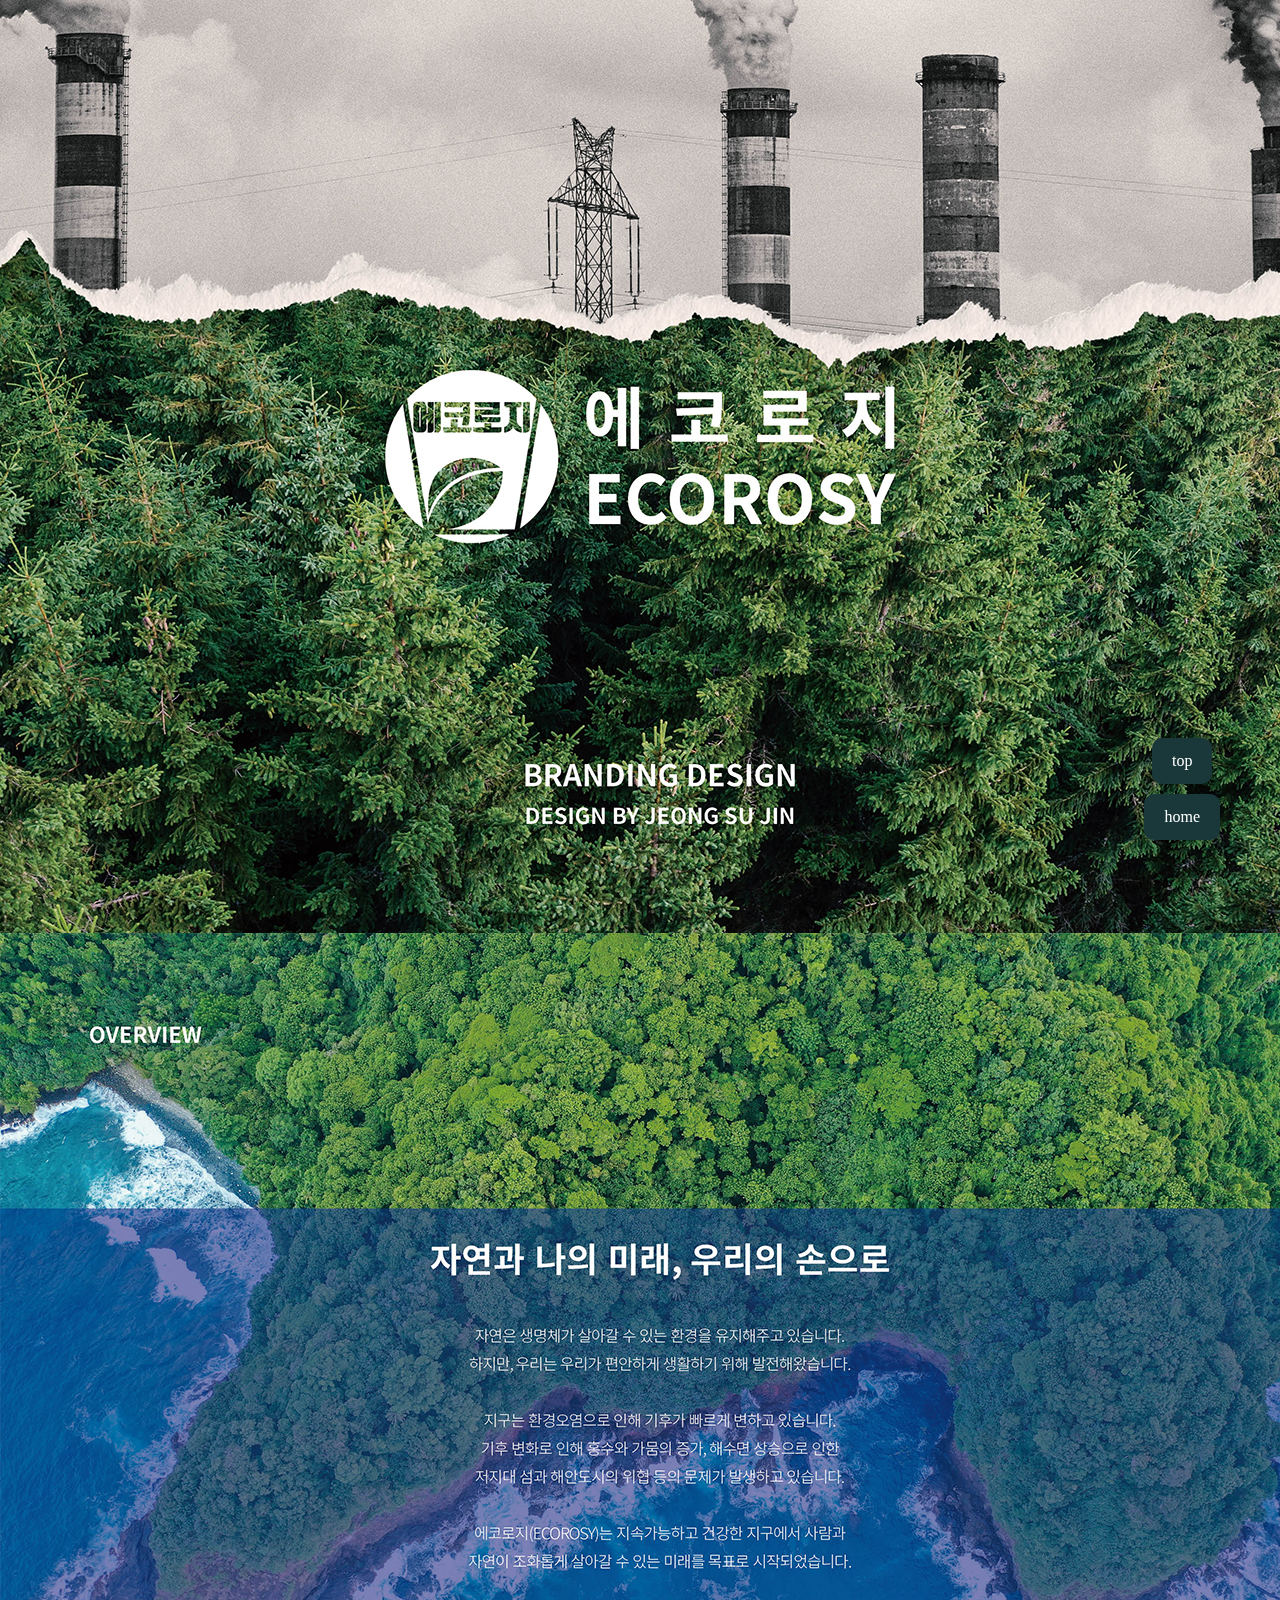
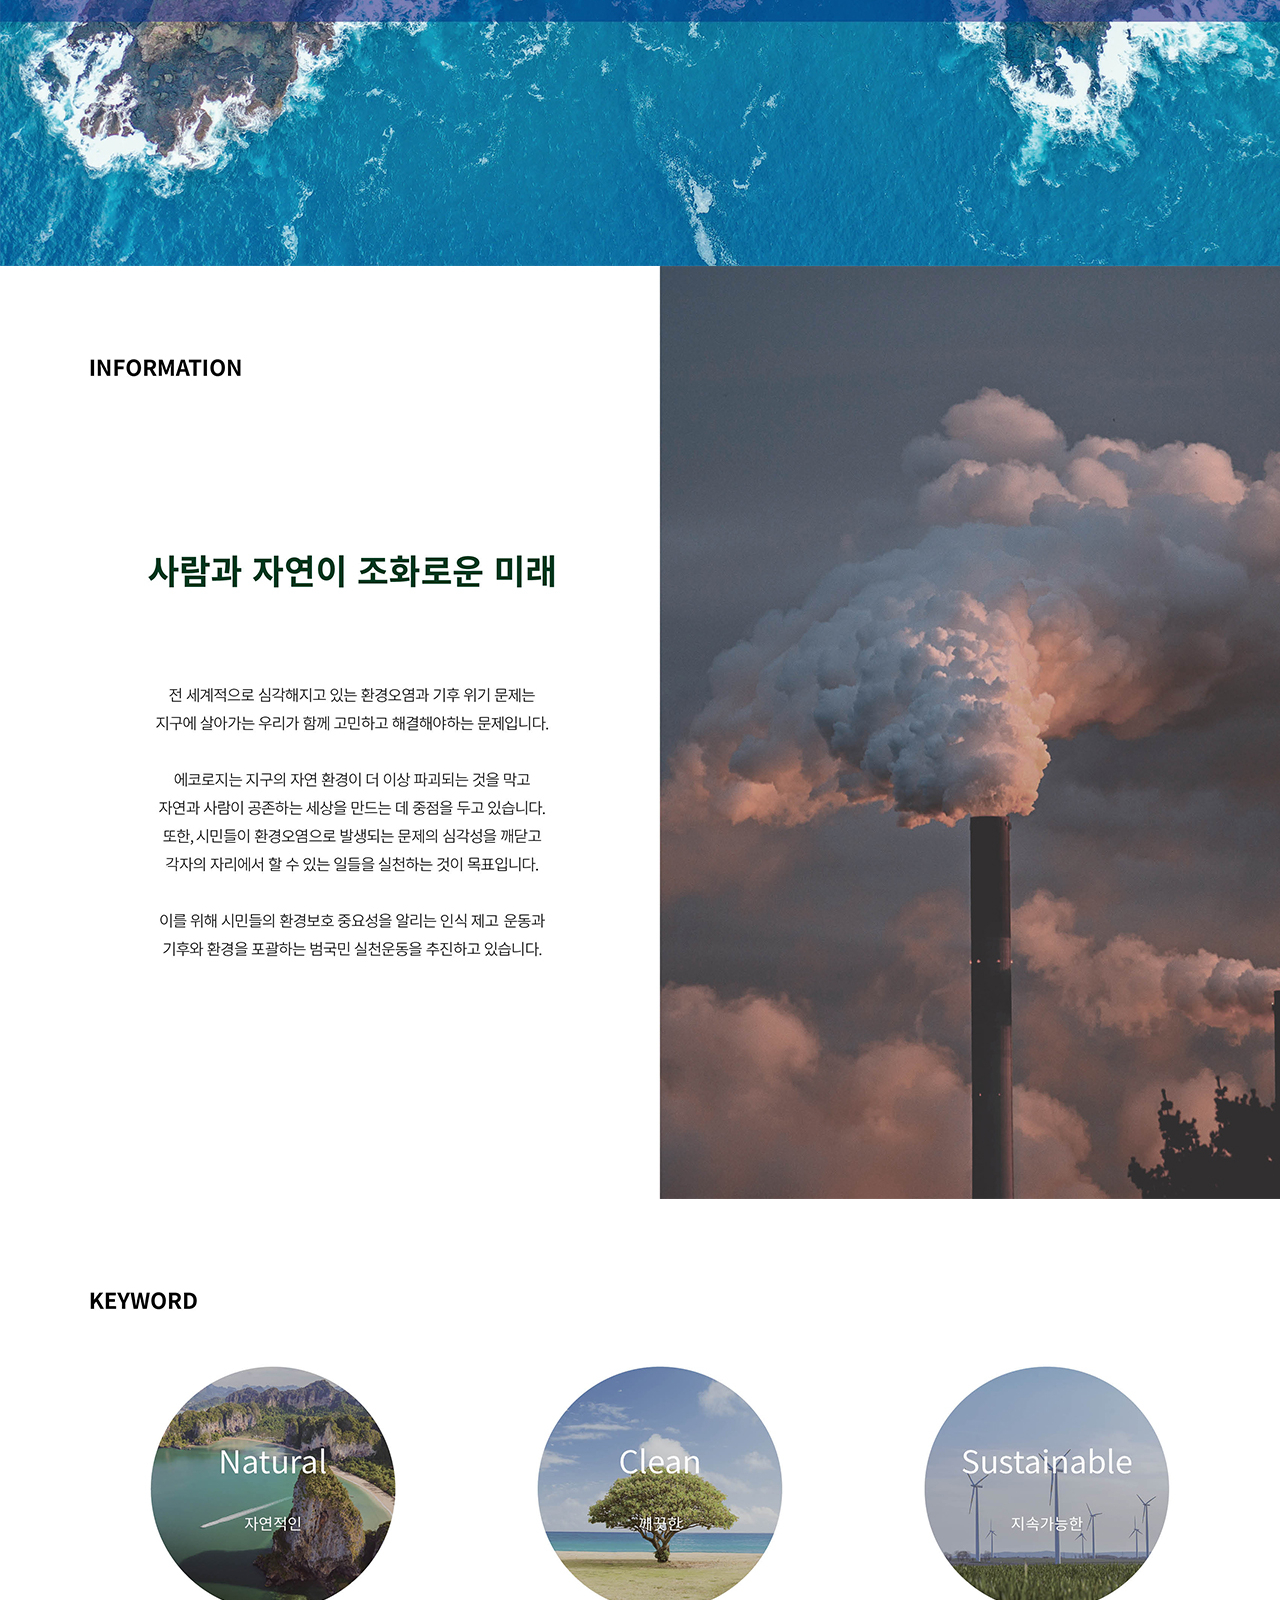
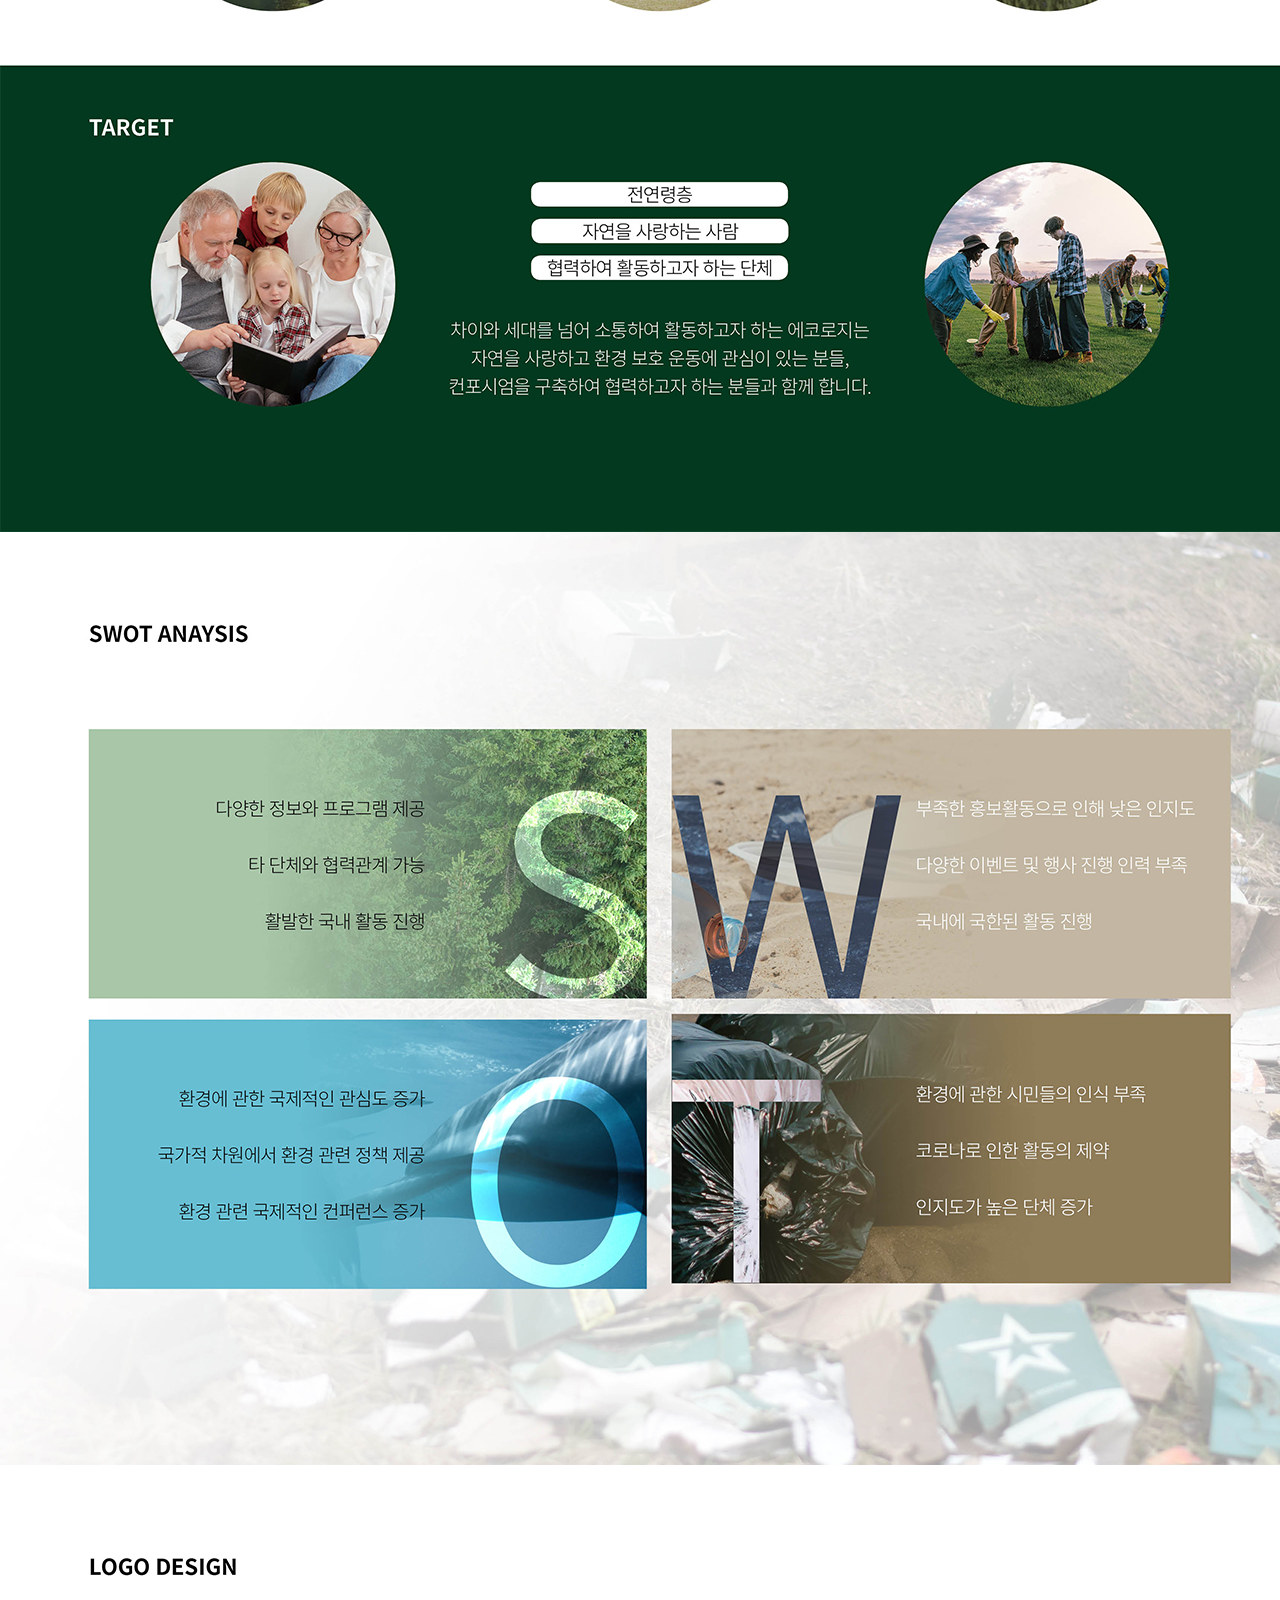
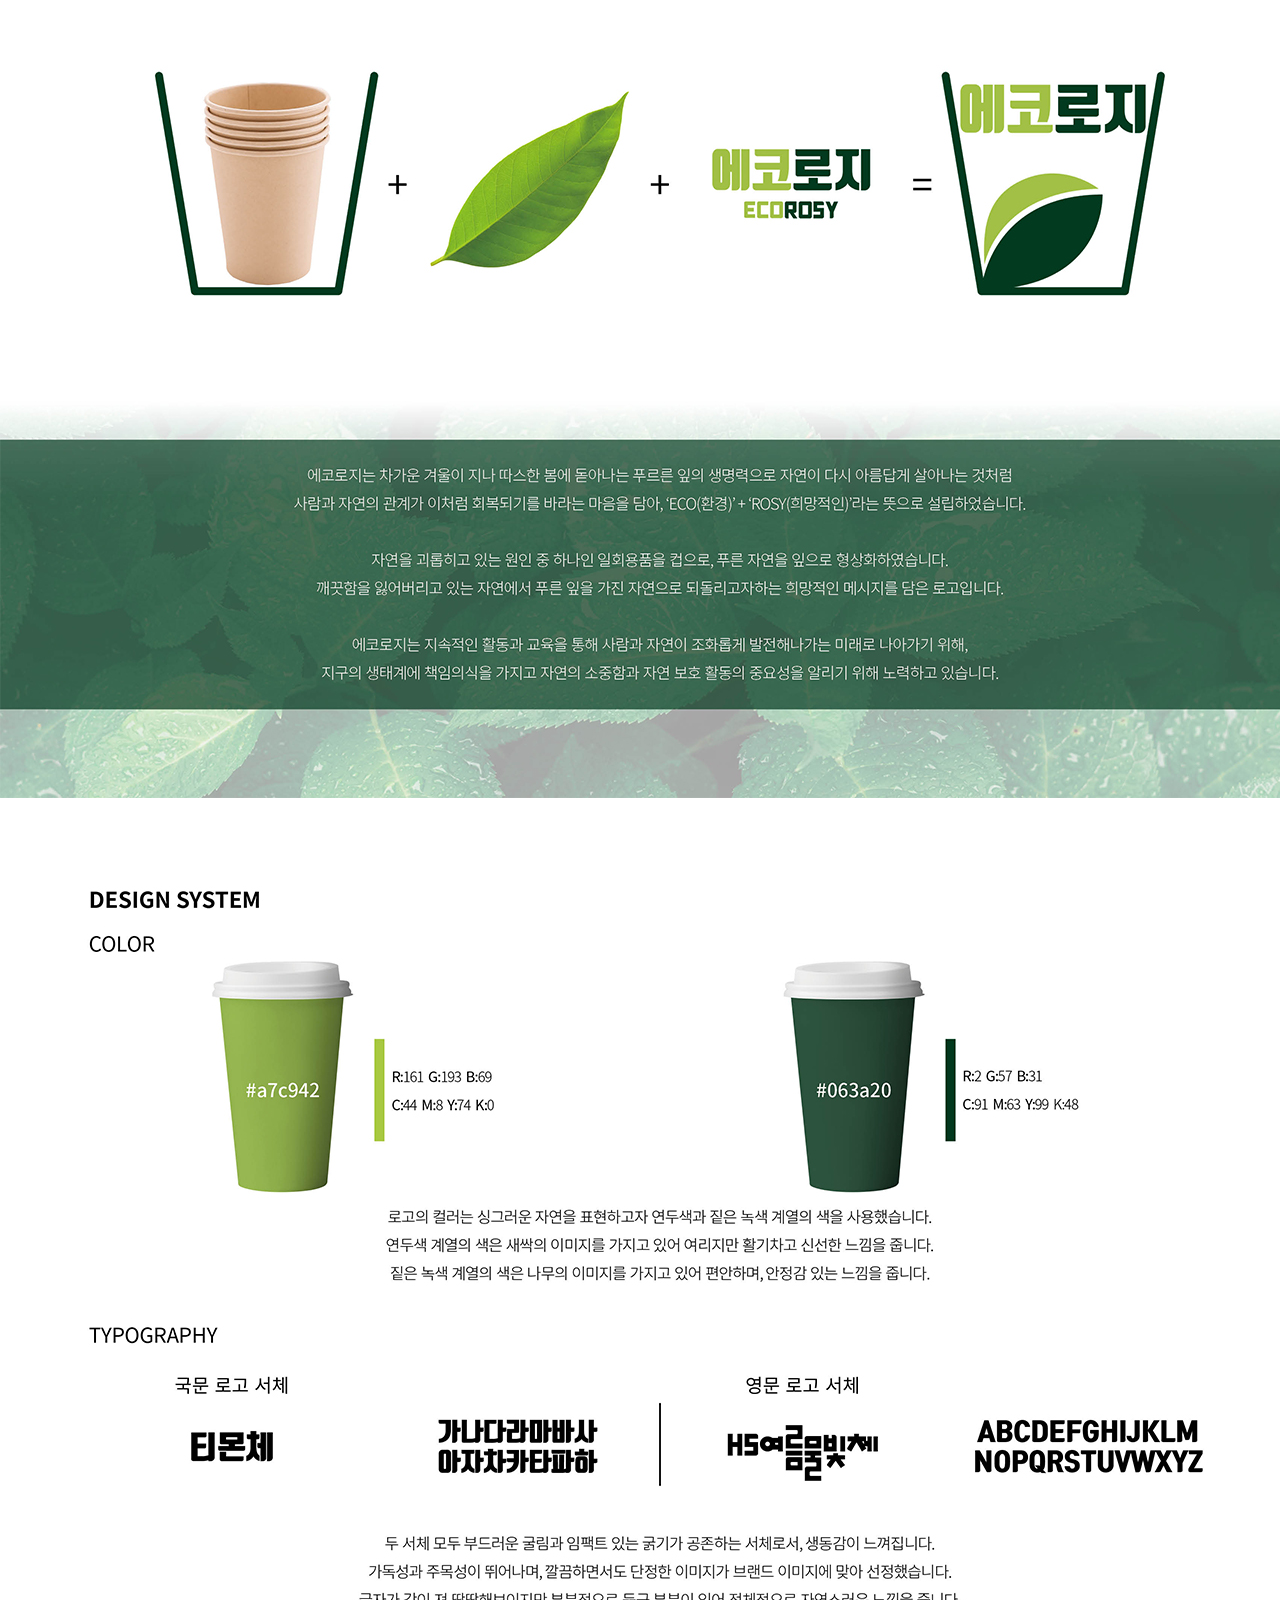
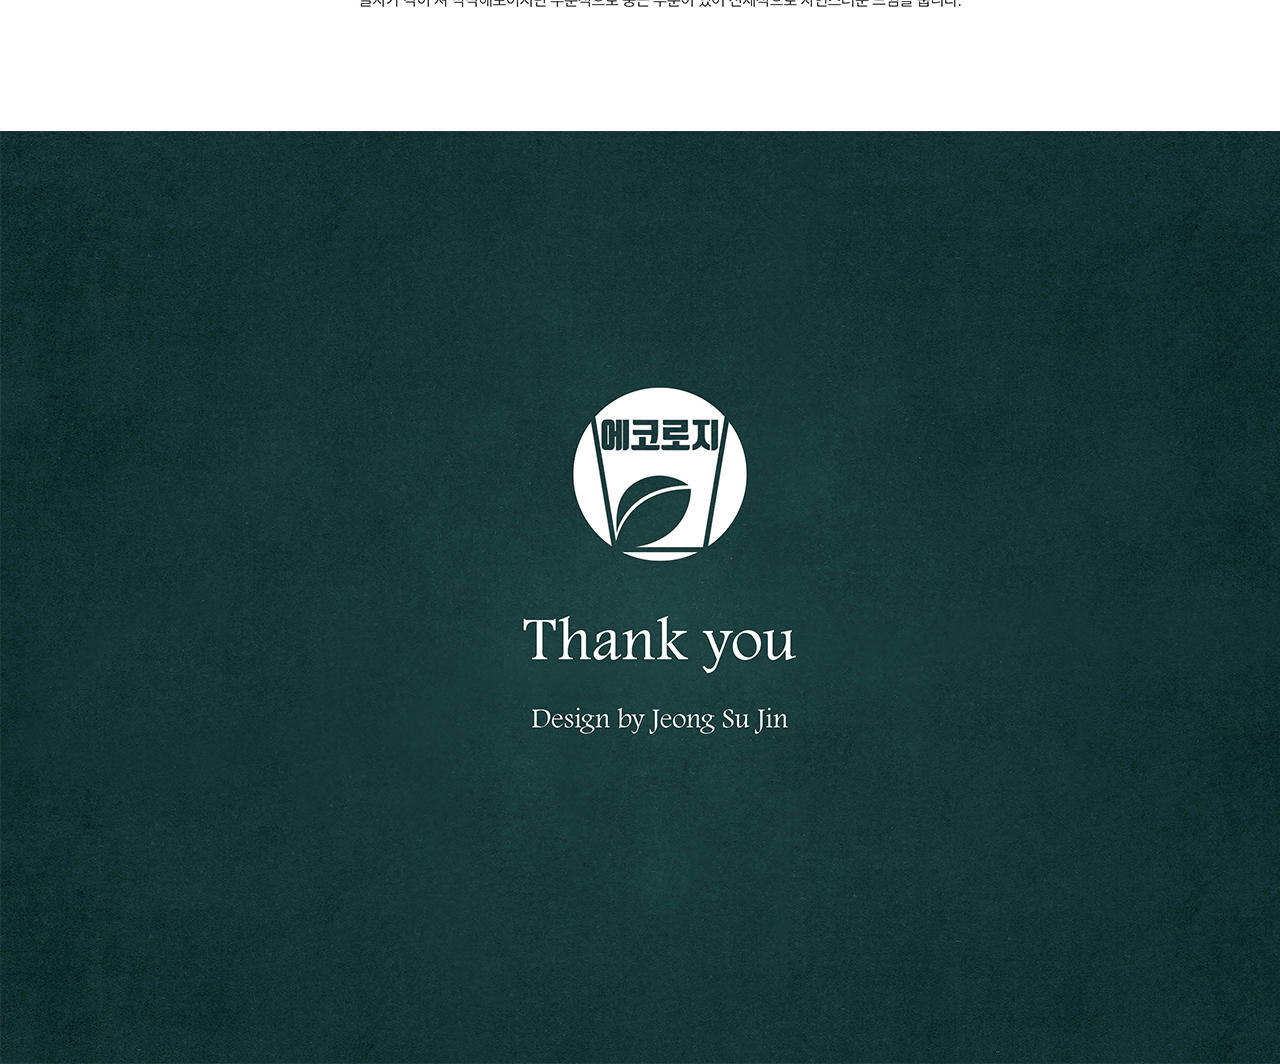
<file: 2_BI_Guide/bi.html>
<!DOCTYPE html>
<html lang="ko">
<head>
    <meta charset="UTF-8">
    <meta http-equiv="X-UA-Compatible" content="IE=edge">
    <meta name="viewport" content="width=1400">
    <title>에코로지_BI_REPORT</title>
    <link rel="stylesheet" href="./guide.css">
</head>
<body>
    <div class="brand1">
        <!-- bi 이미지 넣기(너비 1320px) -->
        <img src="./bi_img/1.jpg" alt="표지">
        <img src="./bi_img/2.jpg" alt="OVERVIEW">
        <img src="./bi_img/3.jpg" alt="INFORMATION">
        <img src="./bi_img/4.jpg" alt="KEYWORD&TARGET">
        <img src="./bi_img/5.jpg" alt="SWOT">
        <img src="./bi_img/6.jpg" alt="LOGO_DESIGN">
        <img src="./bi_img/7.jpg" alt="LOGO_DESIGN_SYSTEM">
        <img src="./bi_img/8.jpg" alt="THANK_YOU">

        <!-- 버튼 -->
        <ul class="btn_1">
			<li><a href="#">top</a><li>
			<li><a href="../index.html">home</a><li>
		</ul>
    </div>
</body>
</html>
</file>
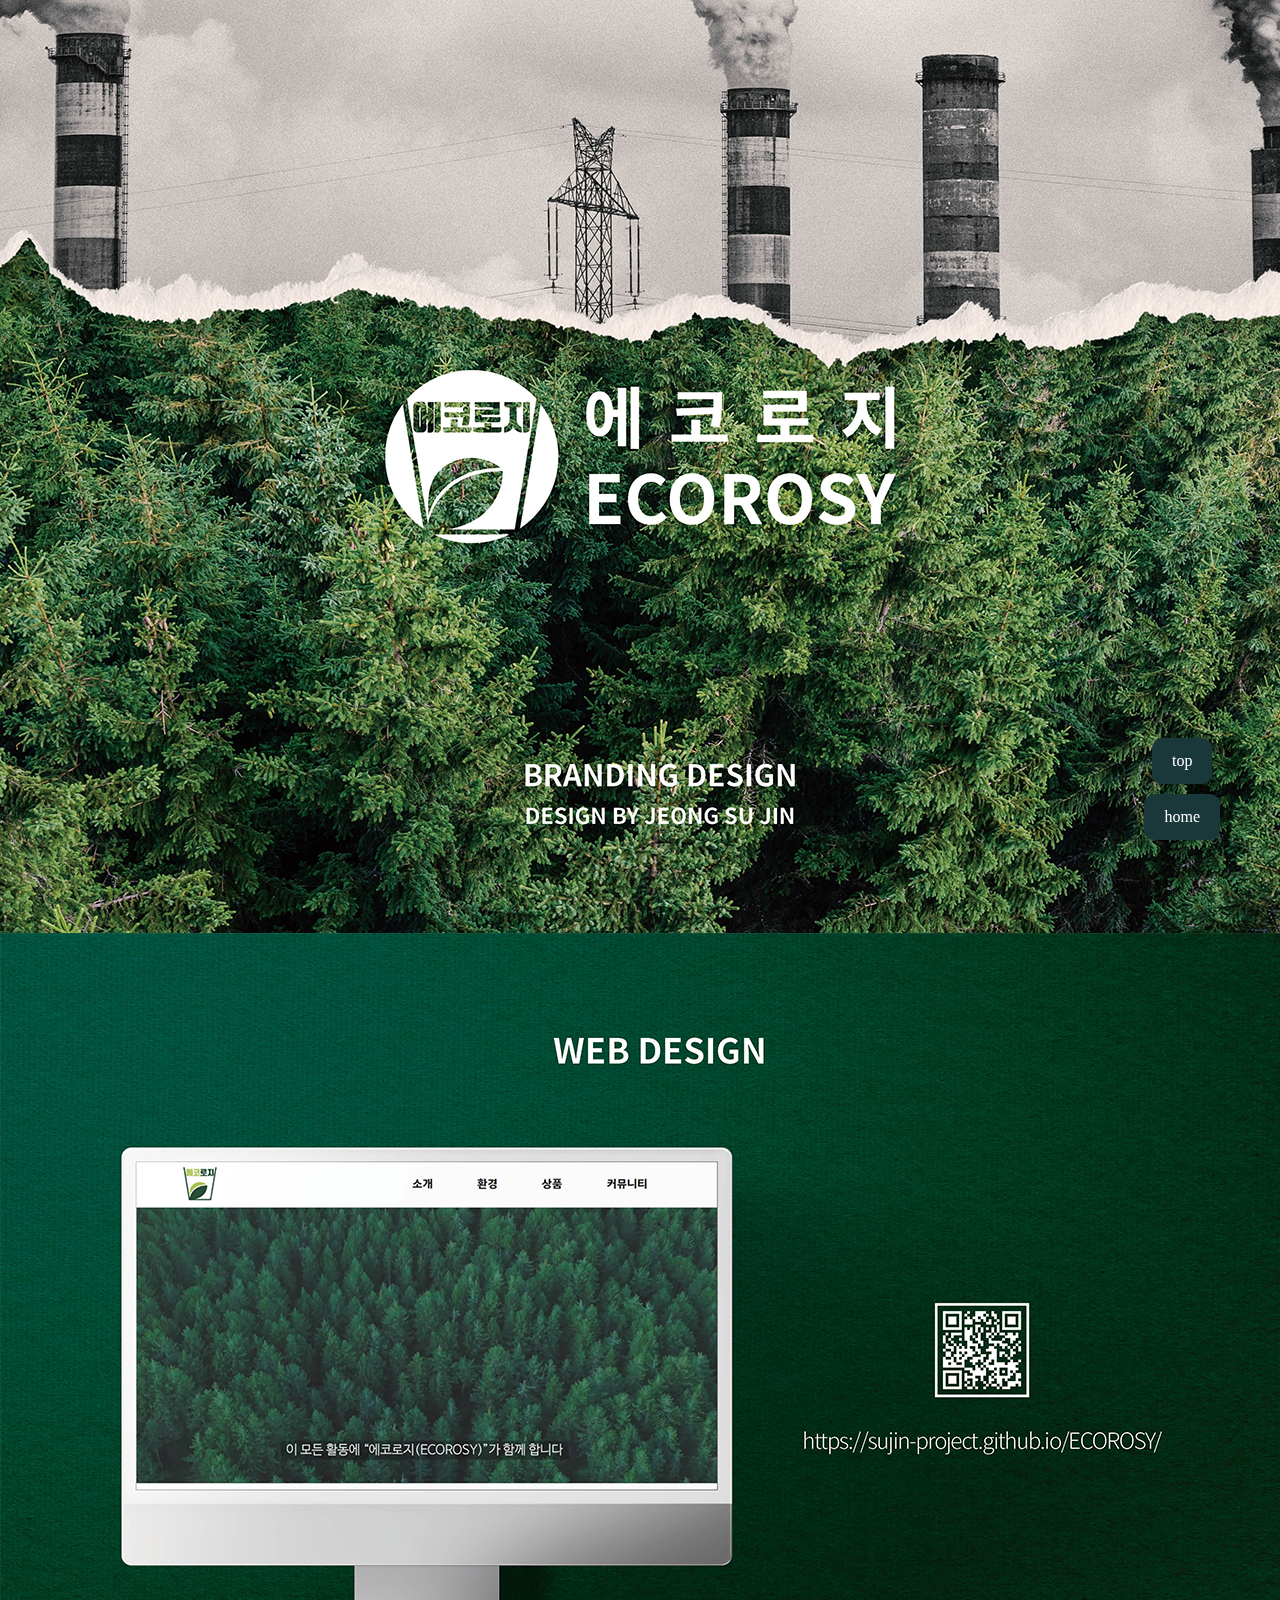
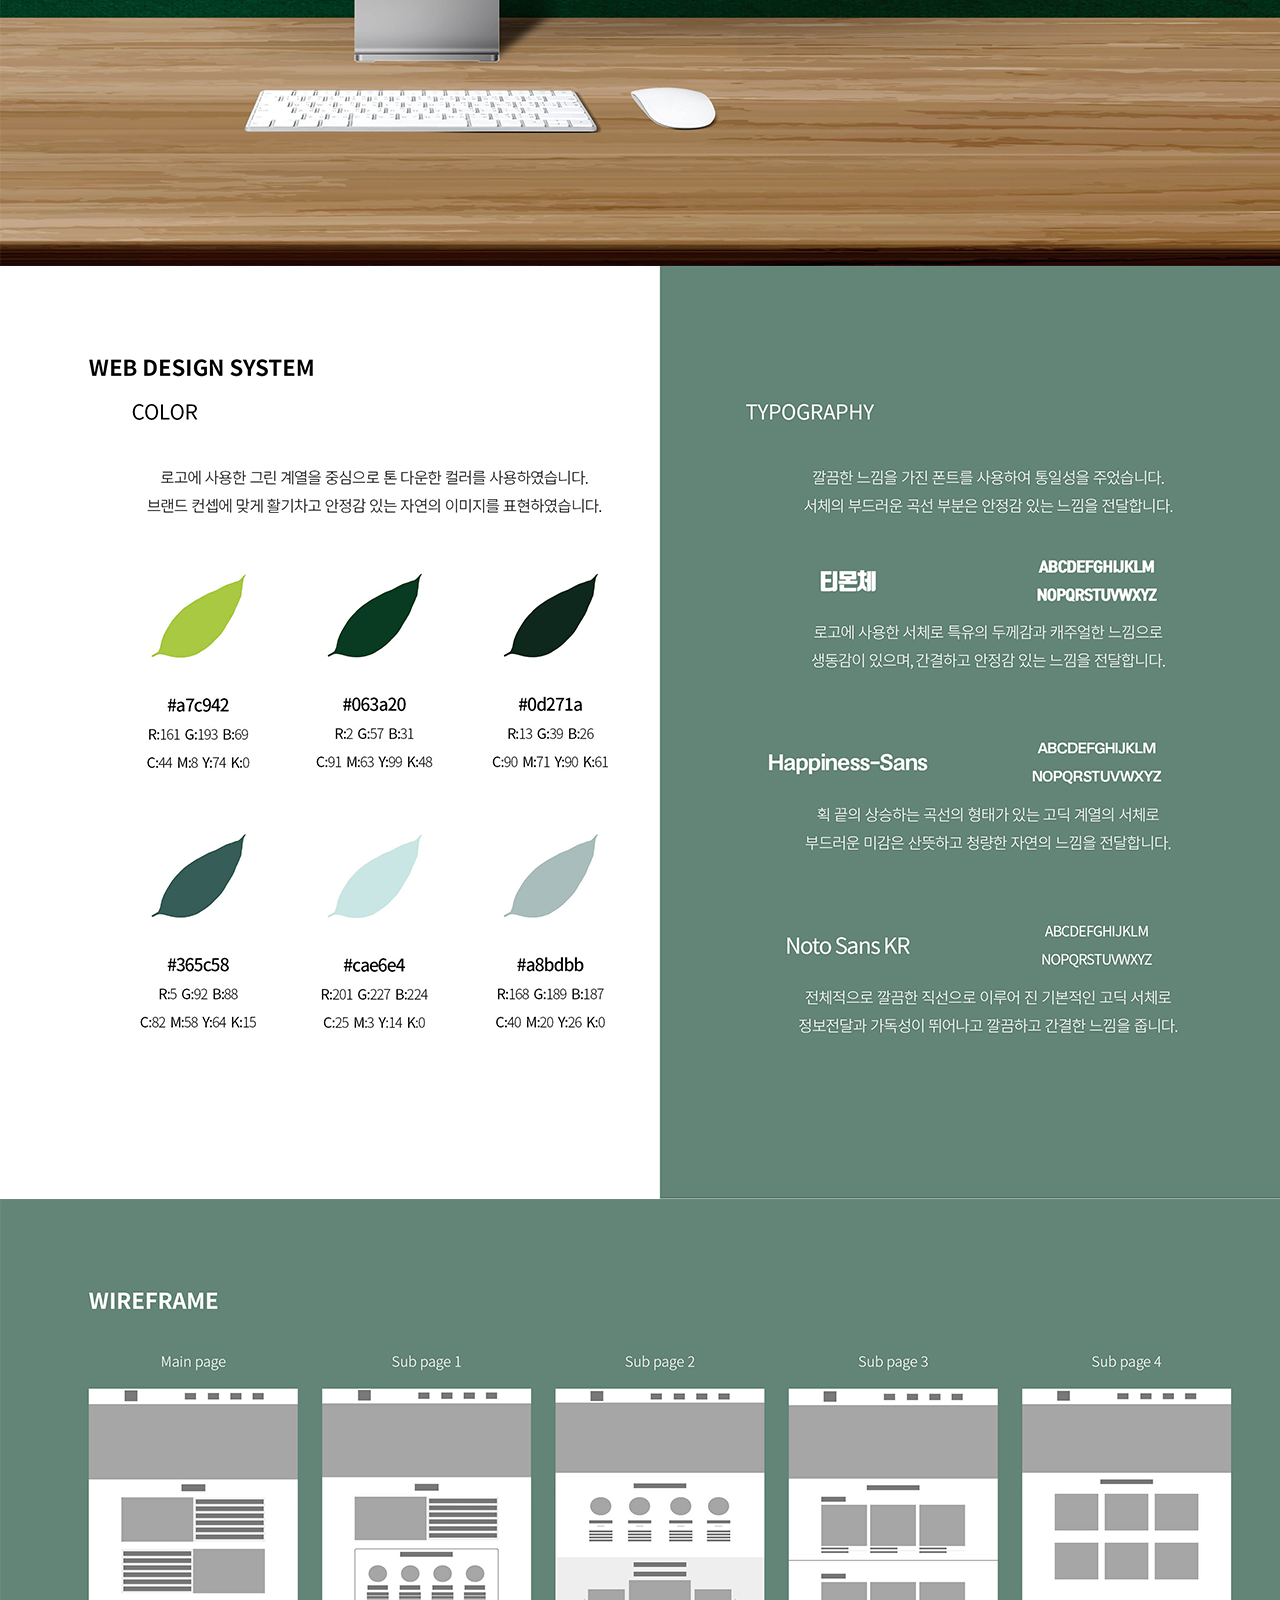
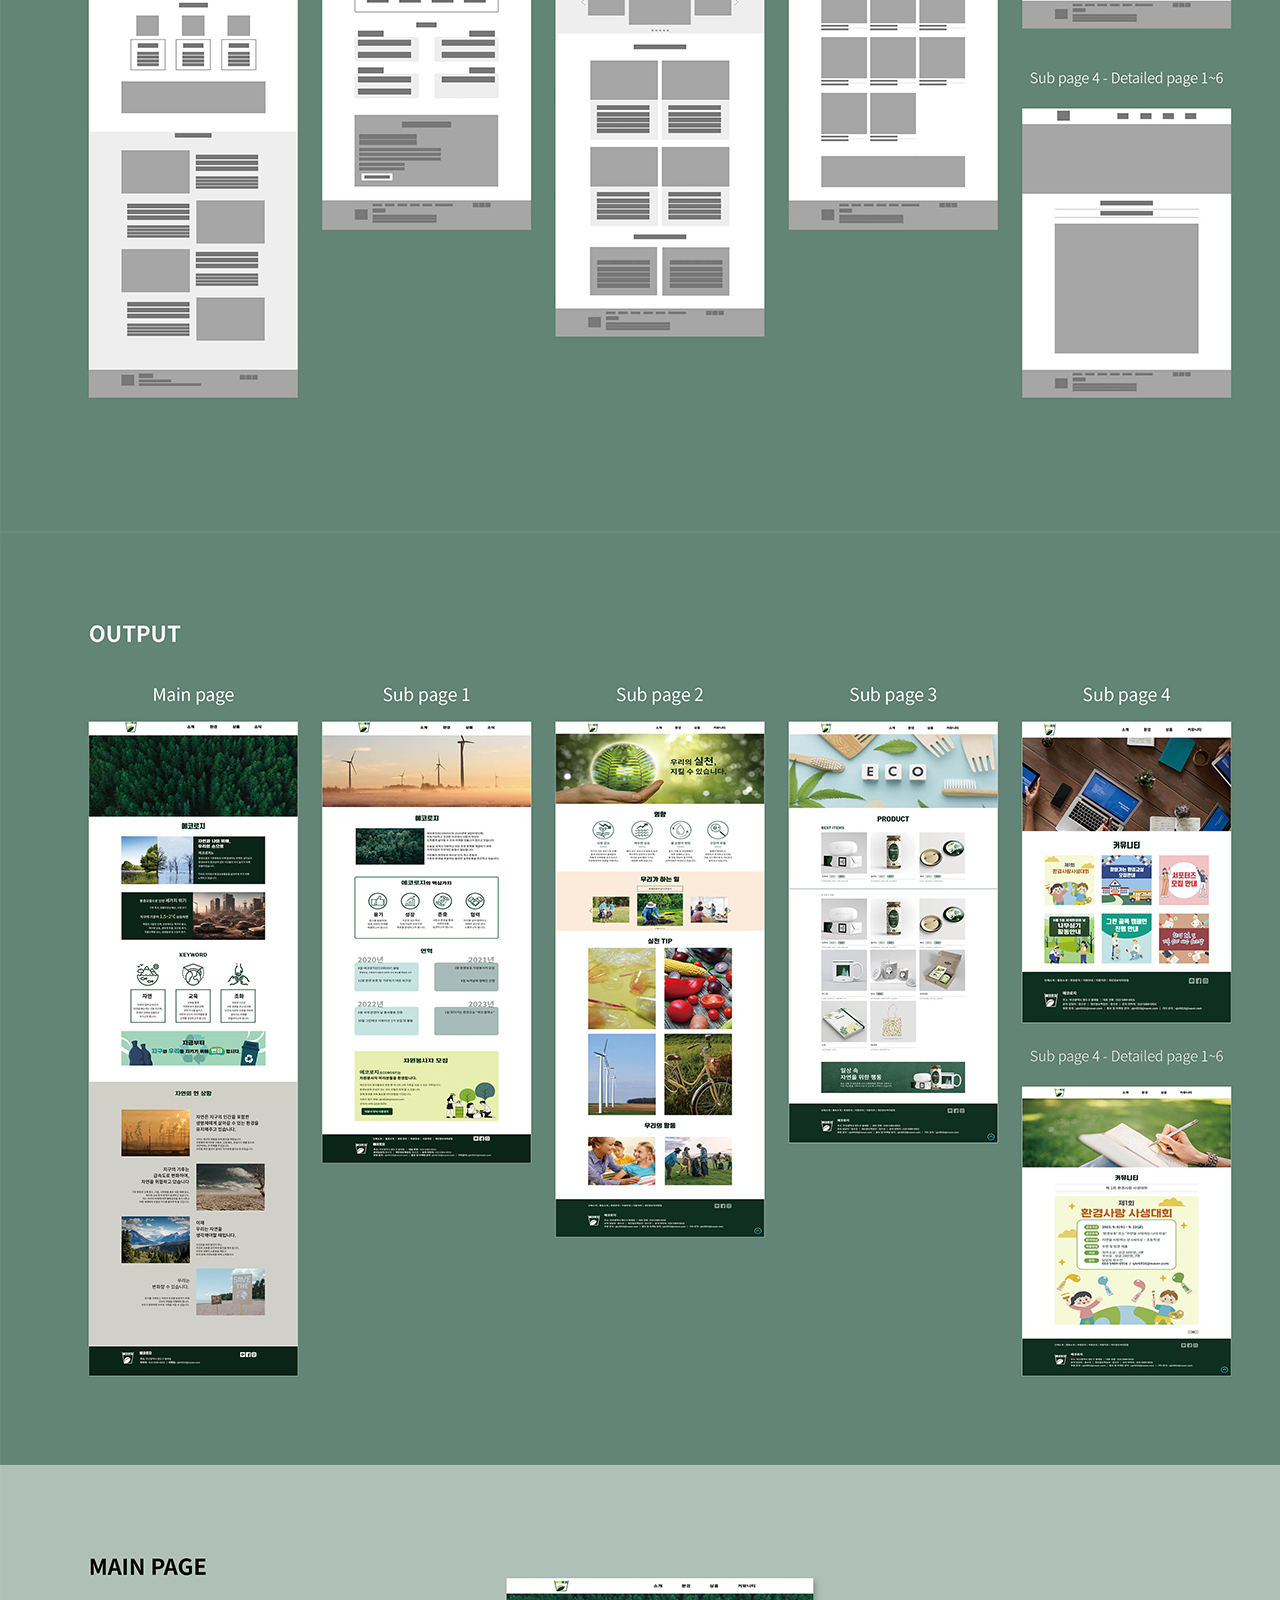
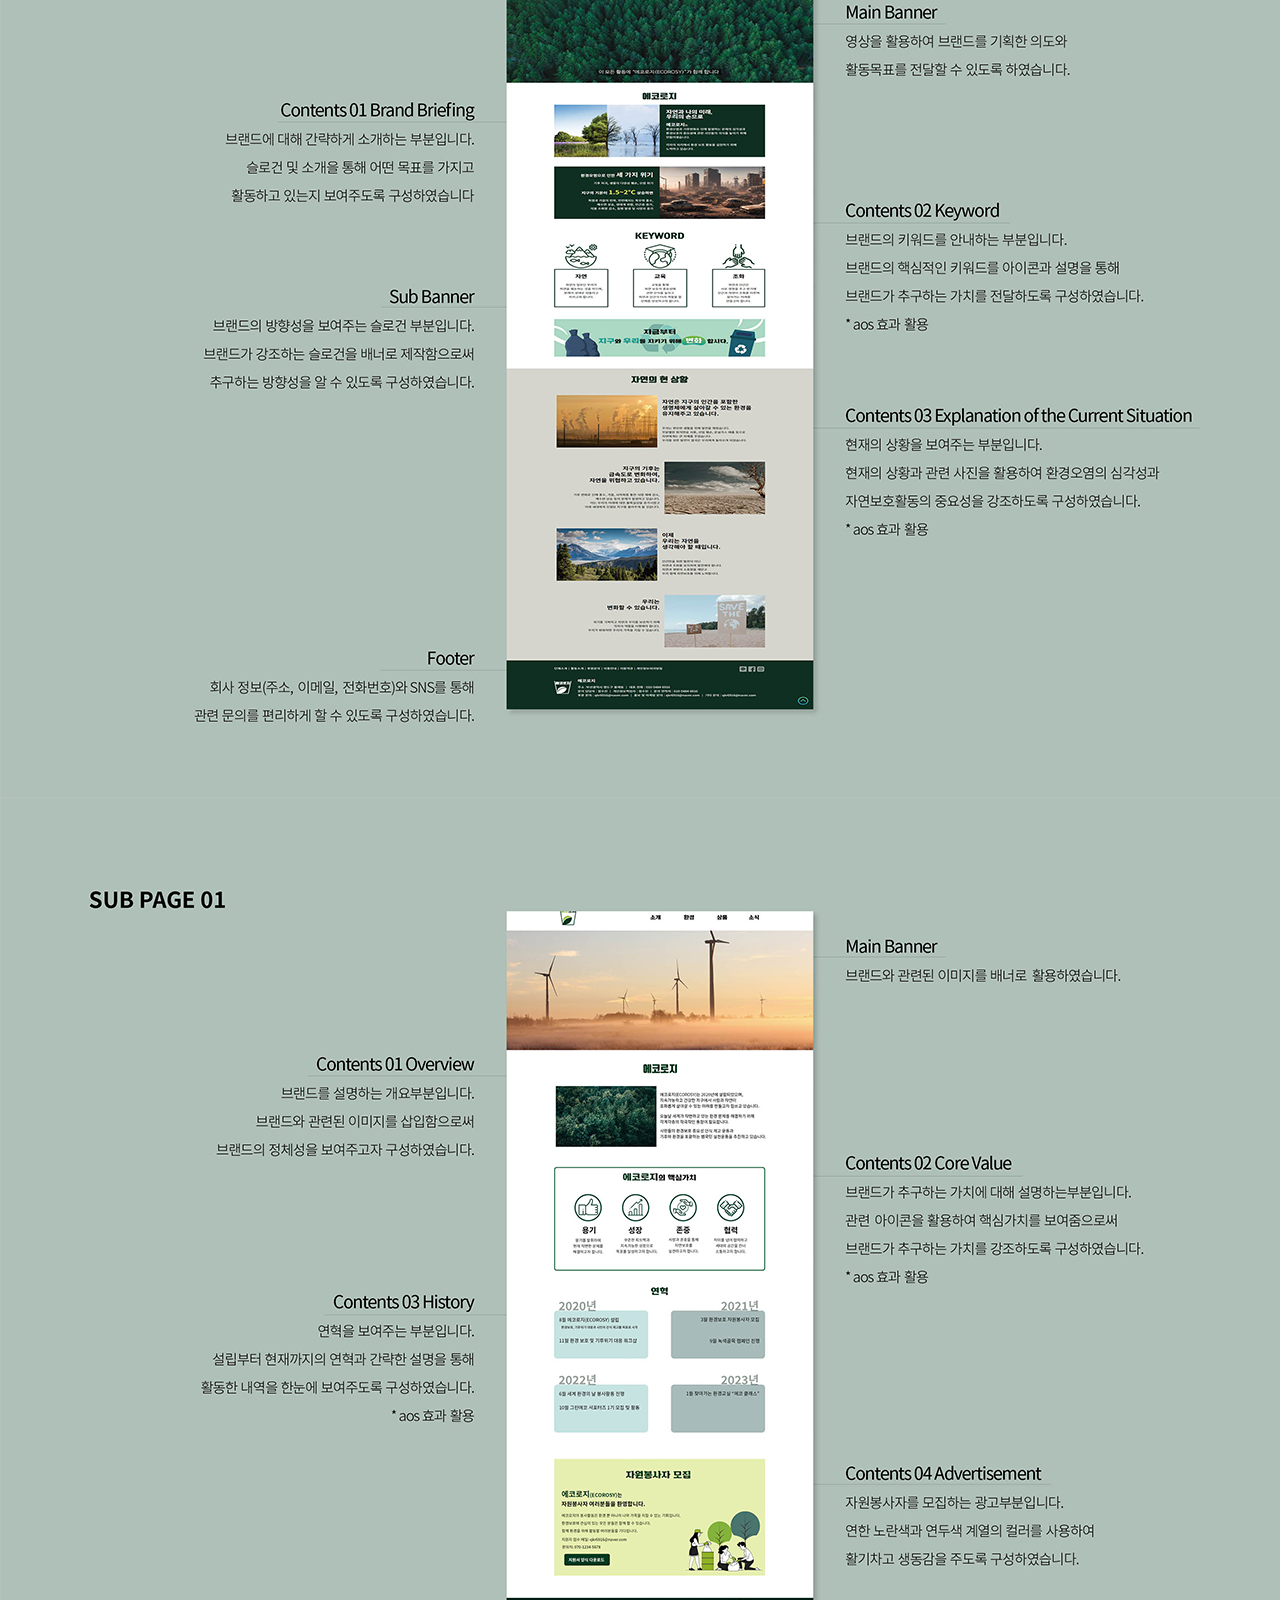
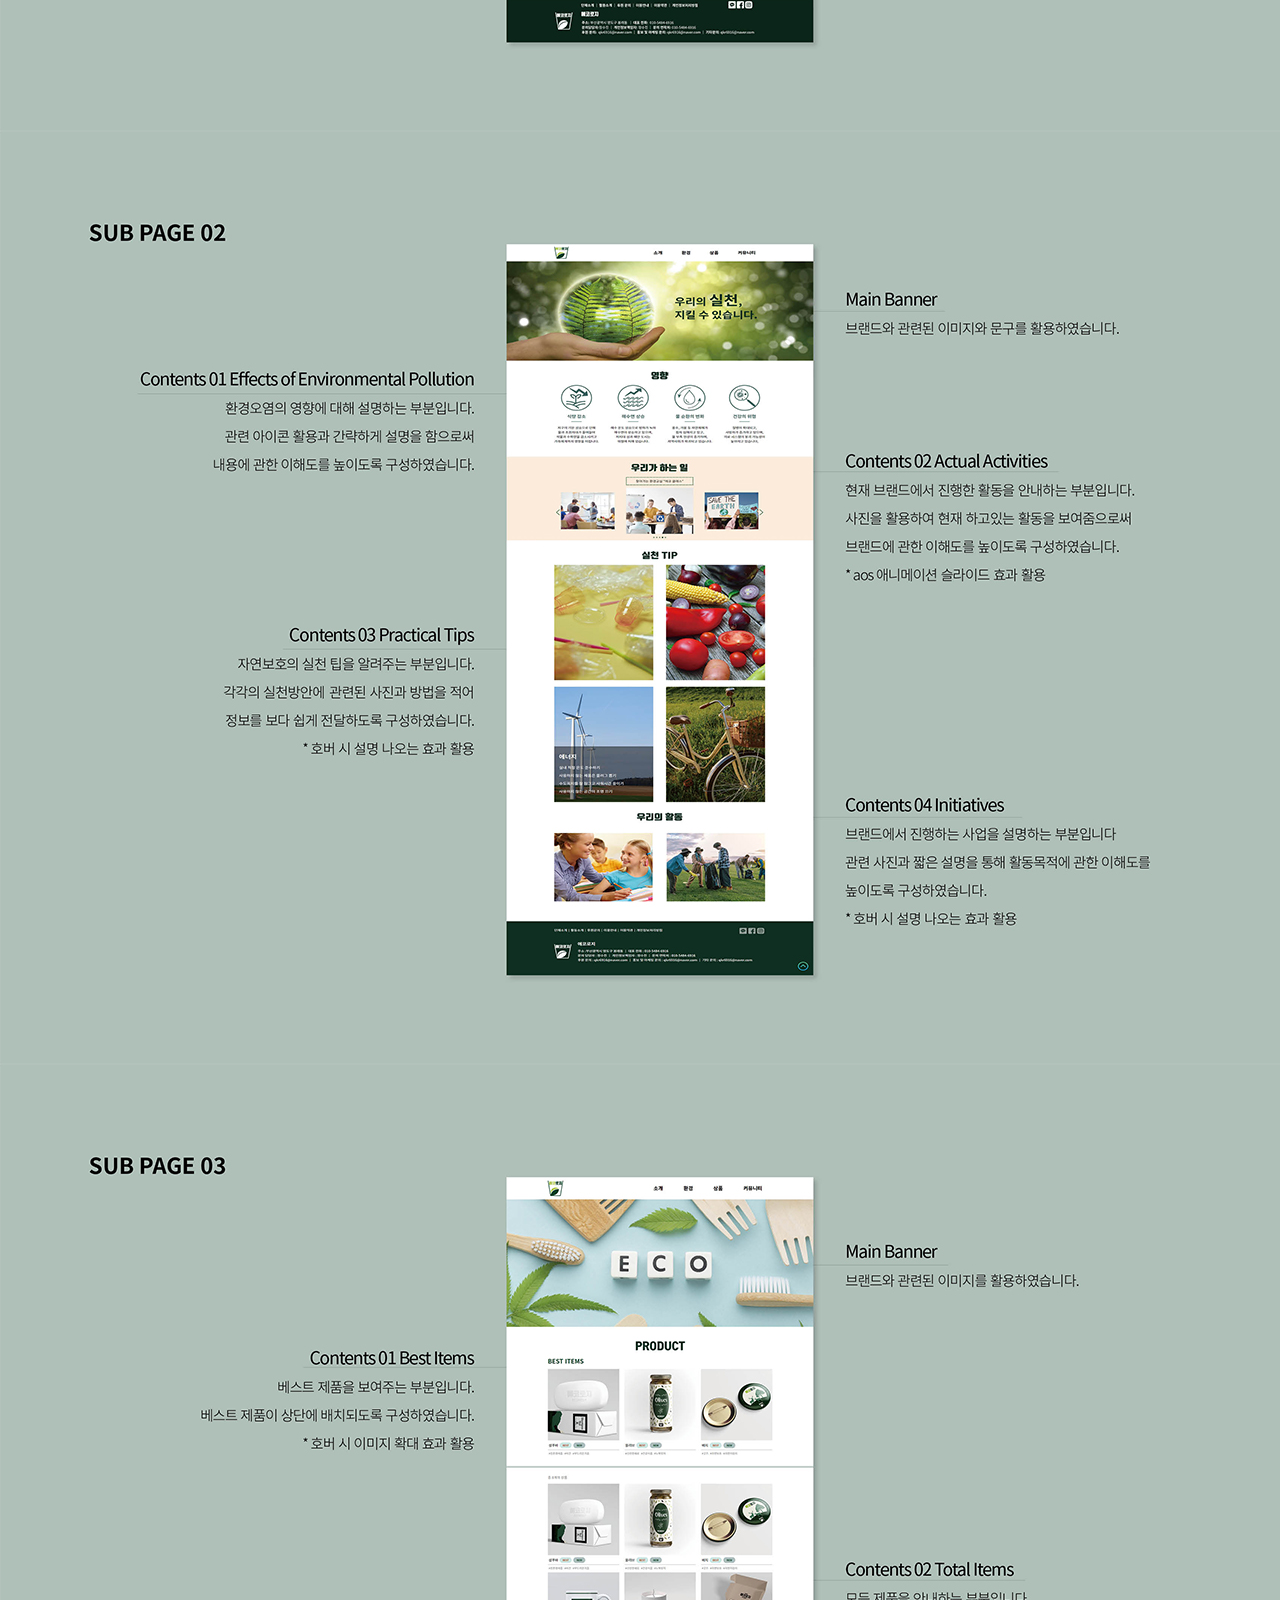
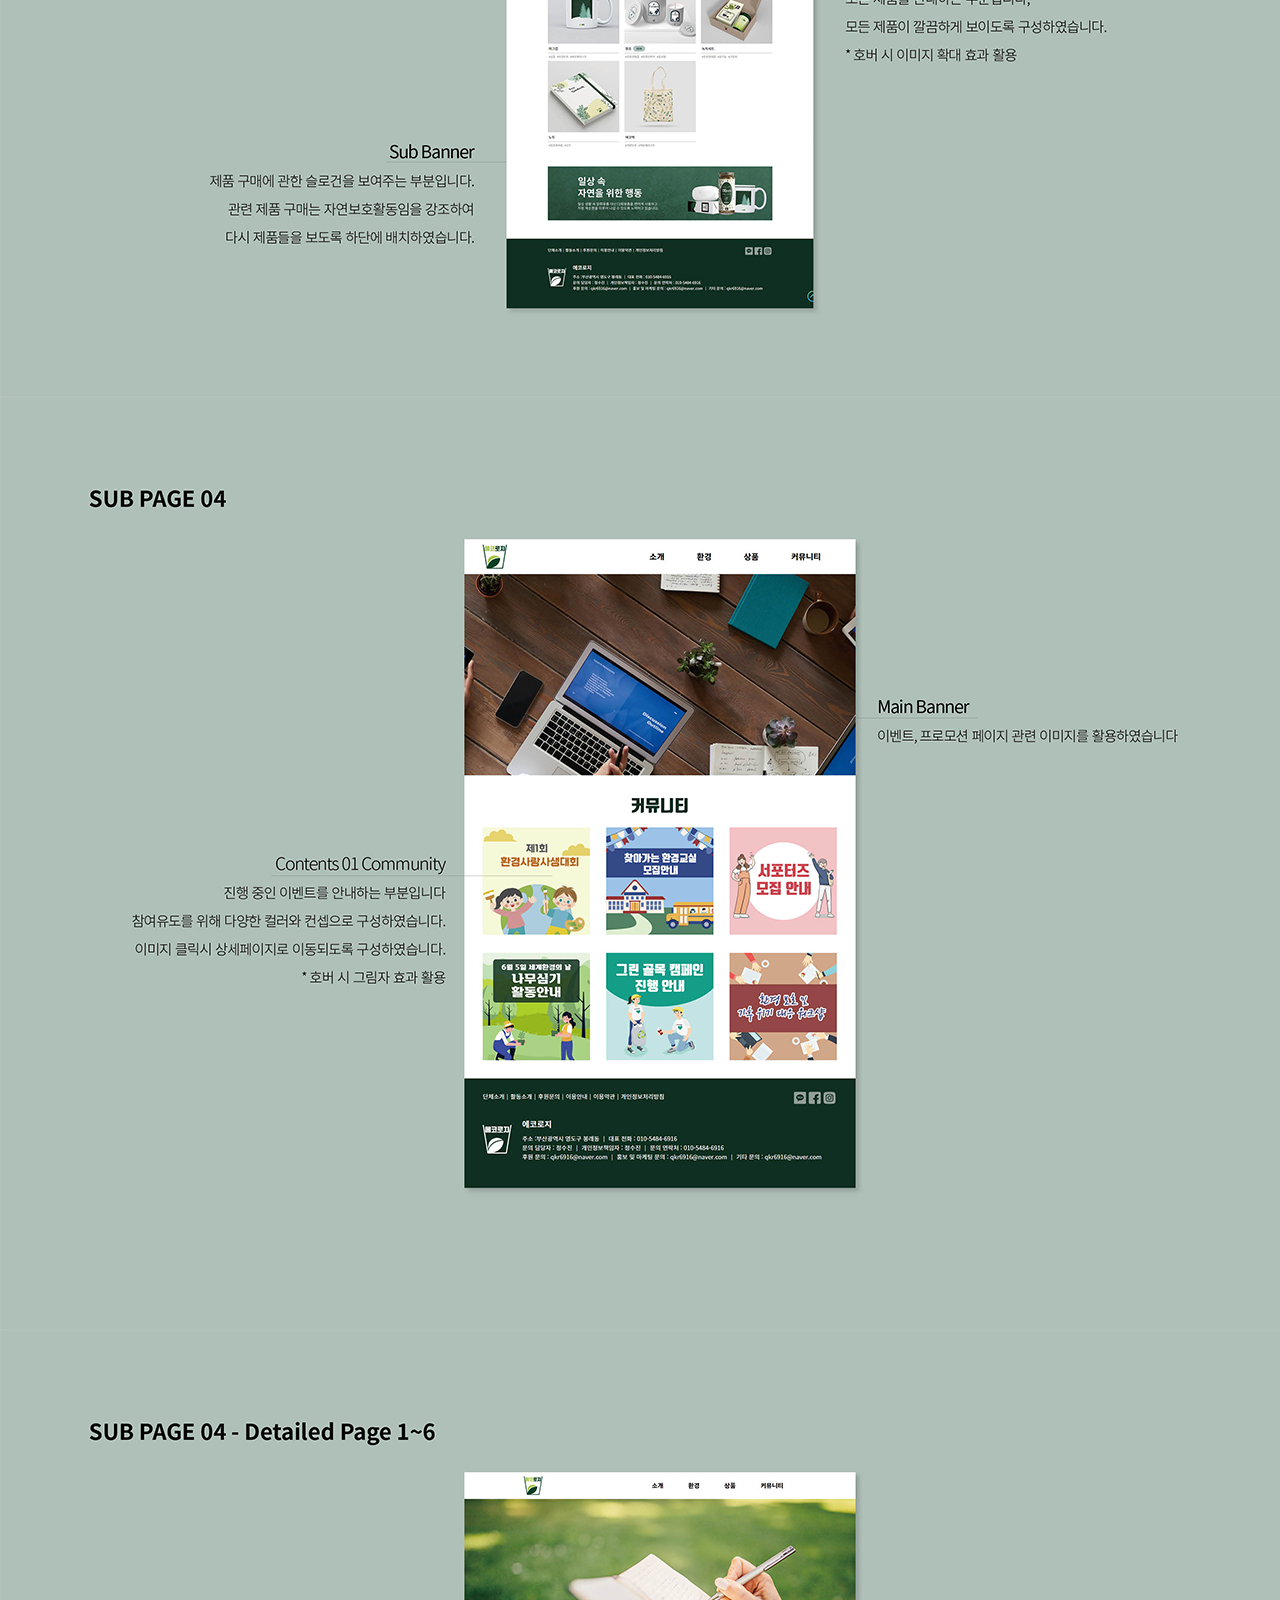
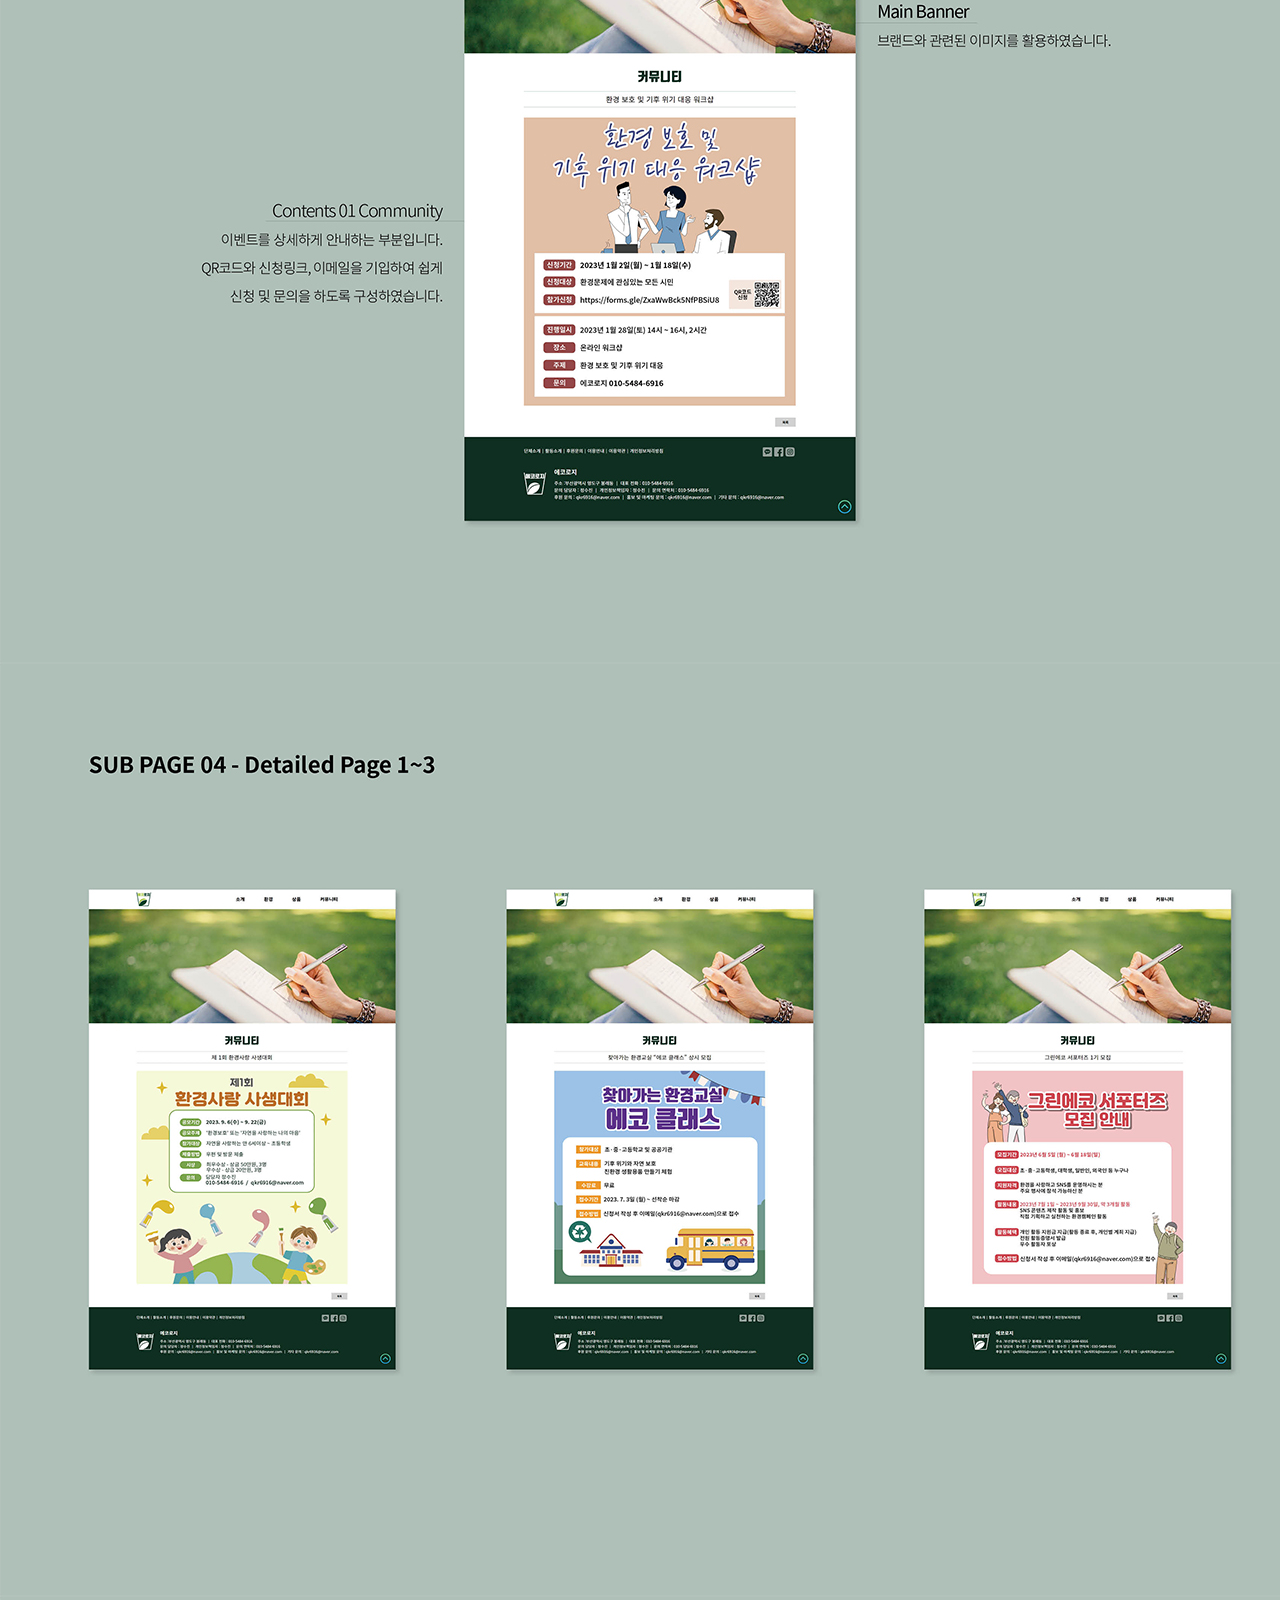
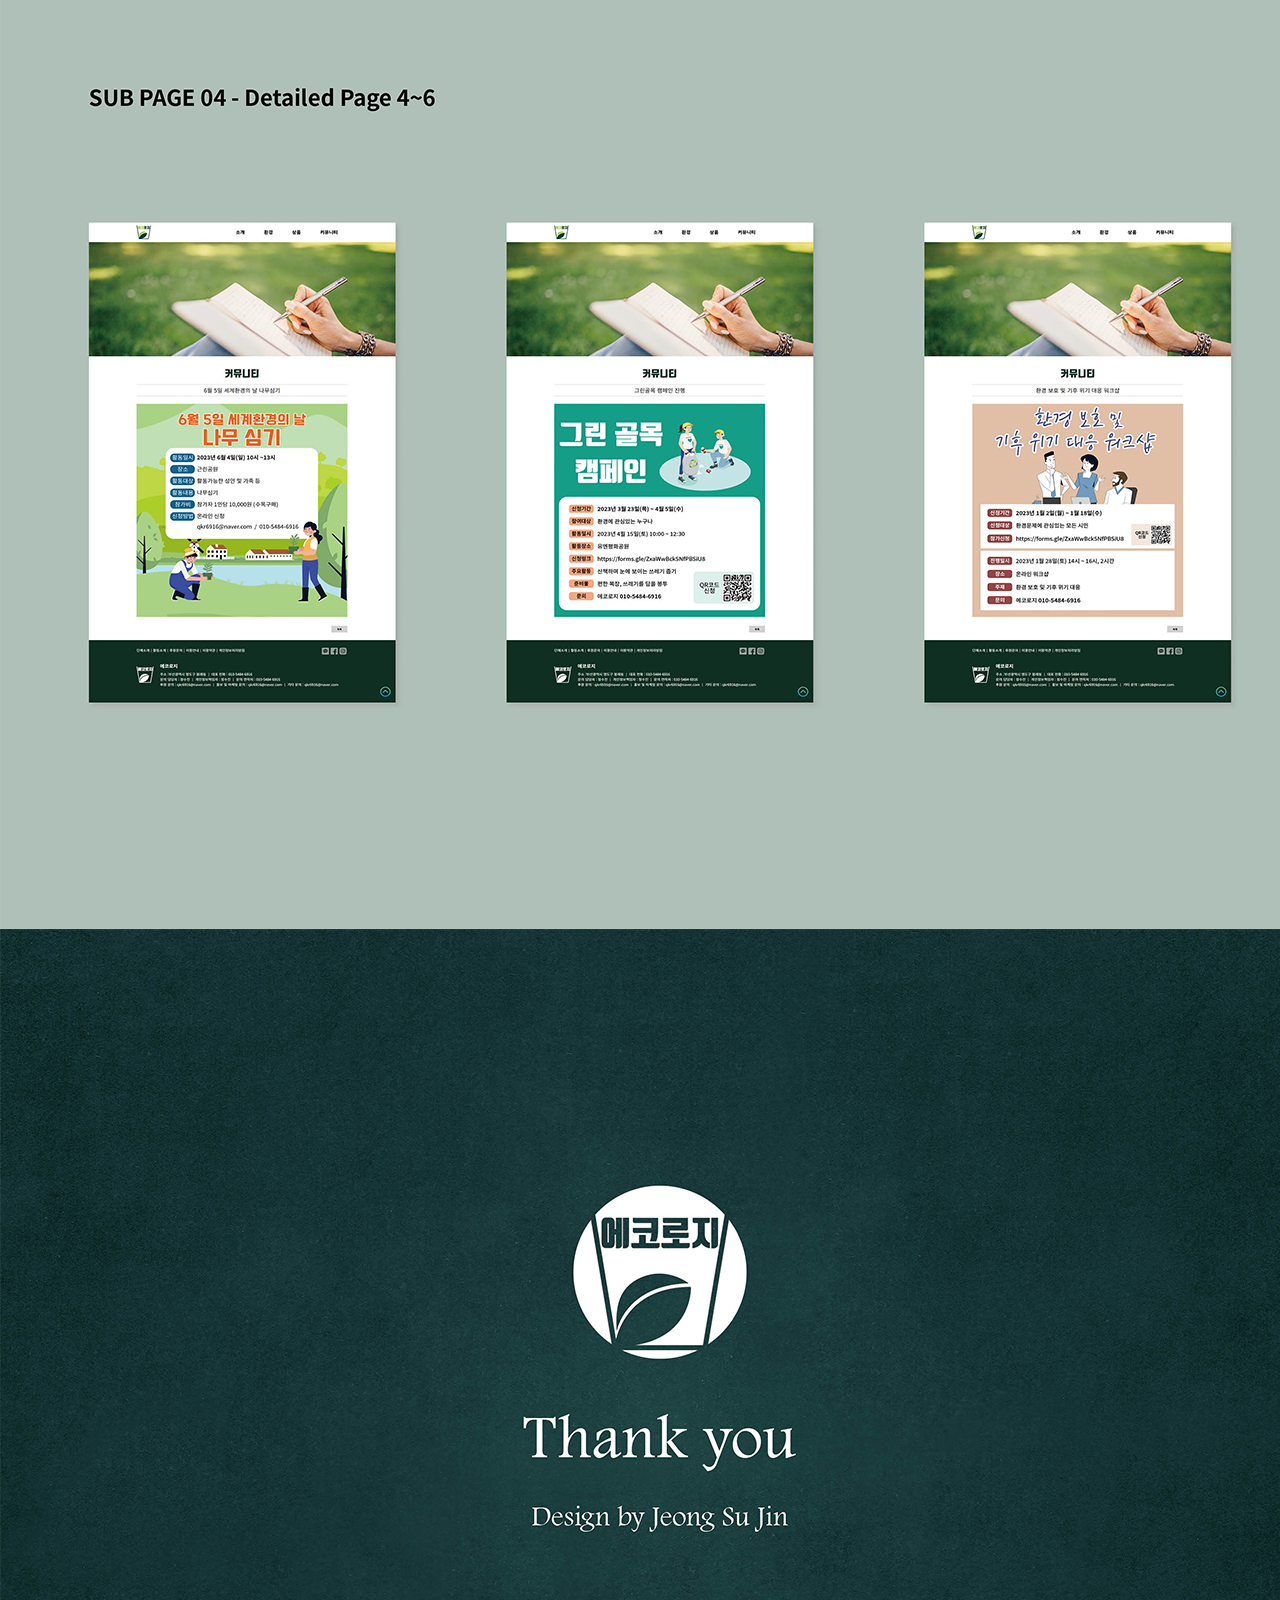
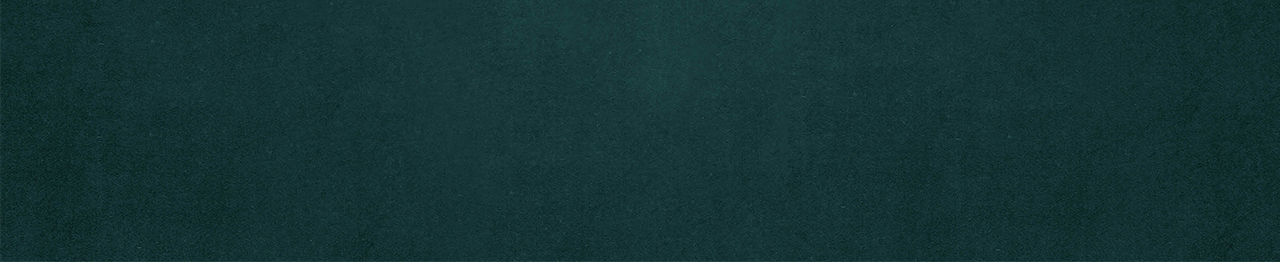
<file: 4_WEB_Guide/web.html>
<!DOCTYPE html>
<html lang="ko">
<head>
    <meta charset="UTF-8">
    <meta http-equiv="X-UA-Compatible" content="IE=edge">
    <meta name="viewport" content="width=1400">
    <title>에코로지_WEB_REPORT</title>
    <link rel="stylesheet" href="./web_guide.css">
</head>
<body>
    <div class="brand1">
        <img src="./web_img/1.jpg" alt="웹가이드 앞표지">
        <img src="./web_img/2.jpg" alt="Web Design">
        <img src="./web_img/3.jpg" alt="Web Design System">
        <img src="./web_img/4.jpg" alt="Wireframe">
        <img src="./web_img/5.jpg" alt="Output">
        <img src="./web_img/6.jpg" alt="웹페이지설명">
        <img src="./web_img/7.jpg" alt="웹페이지설명">
        <img src="./web_img/8.jpg" alt="웹페이지설명">
        <img src="./web_img/9.jpg" alt="웹페이지설명">
        <img src="./web_img/10.jpg" alt="웹페이지설명">
        <img src="./web_img/11.jpg" alt="웹페이지설명">
        <img src="./web_img/12.jpg" alt="웹페이지설명">
        <img src="./web_img/13.jpg" alt="웹페이지설명">
        <img src="./web_img/14.jpg" alt="웹가이드 뒷표지">

        <!-- 버튼 -->
        <ul class="btn_1">
			<li><a href="#">top</a><li>
			<li><a href="../index.html">home</a><li>
		</ul>
    </div>
</body>
</html>
</file>
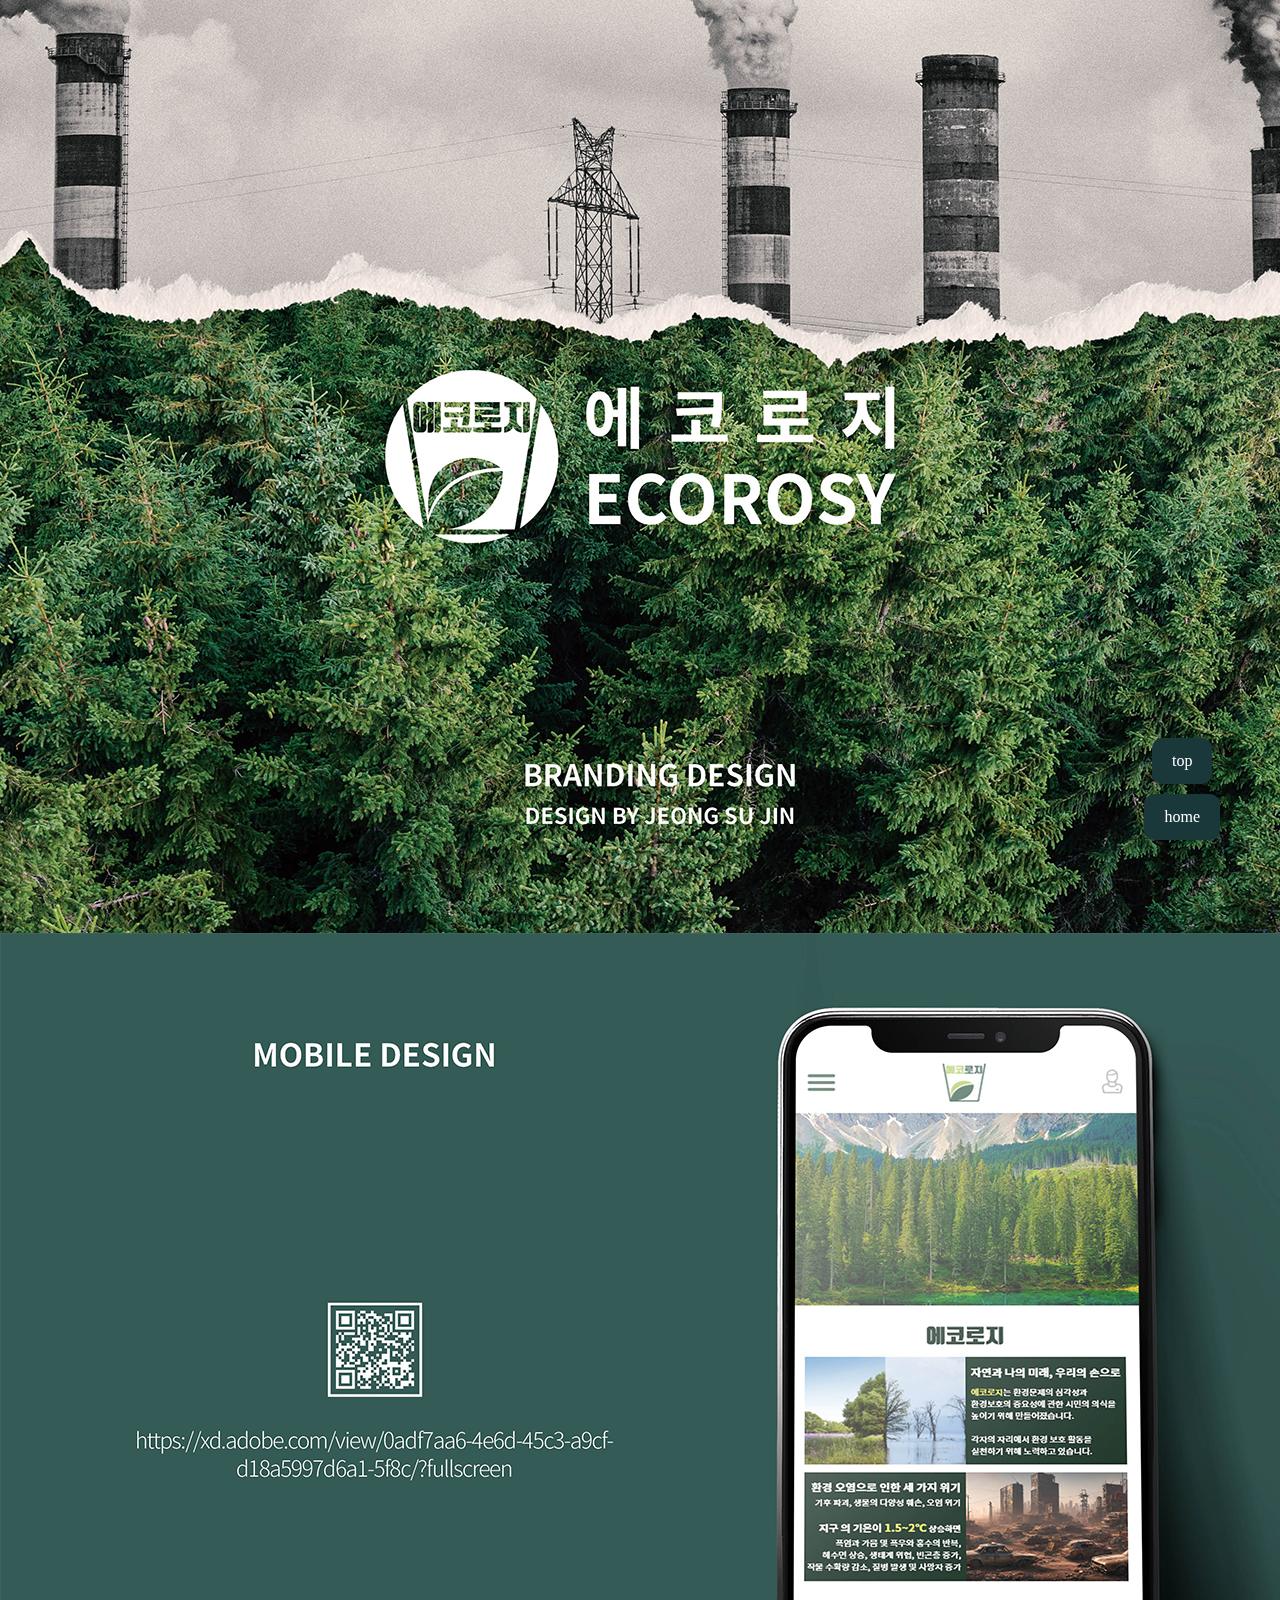
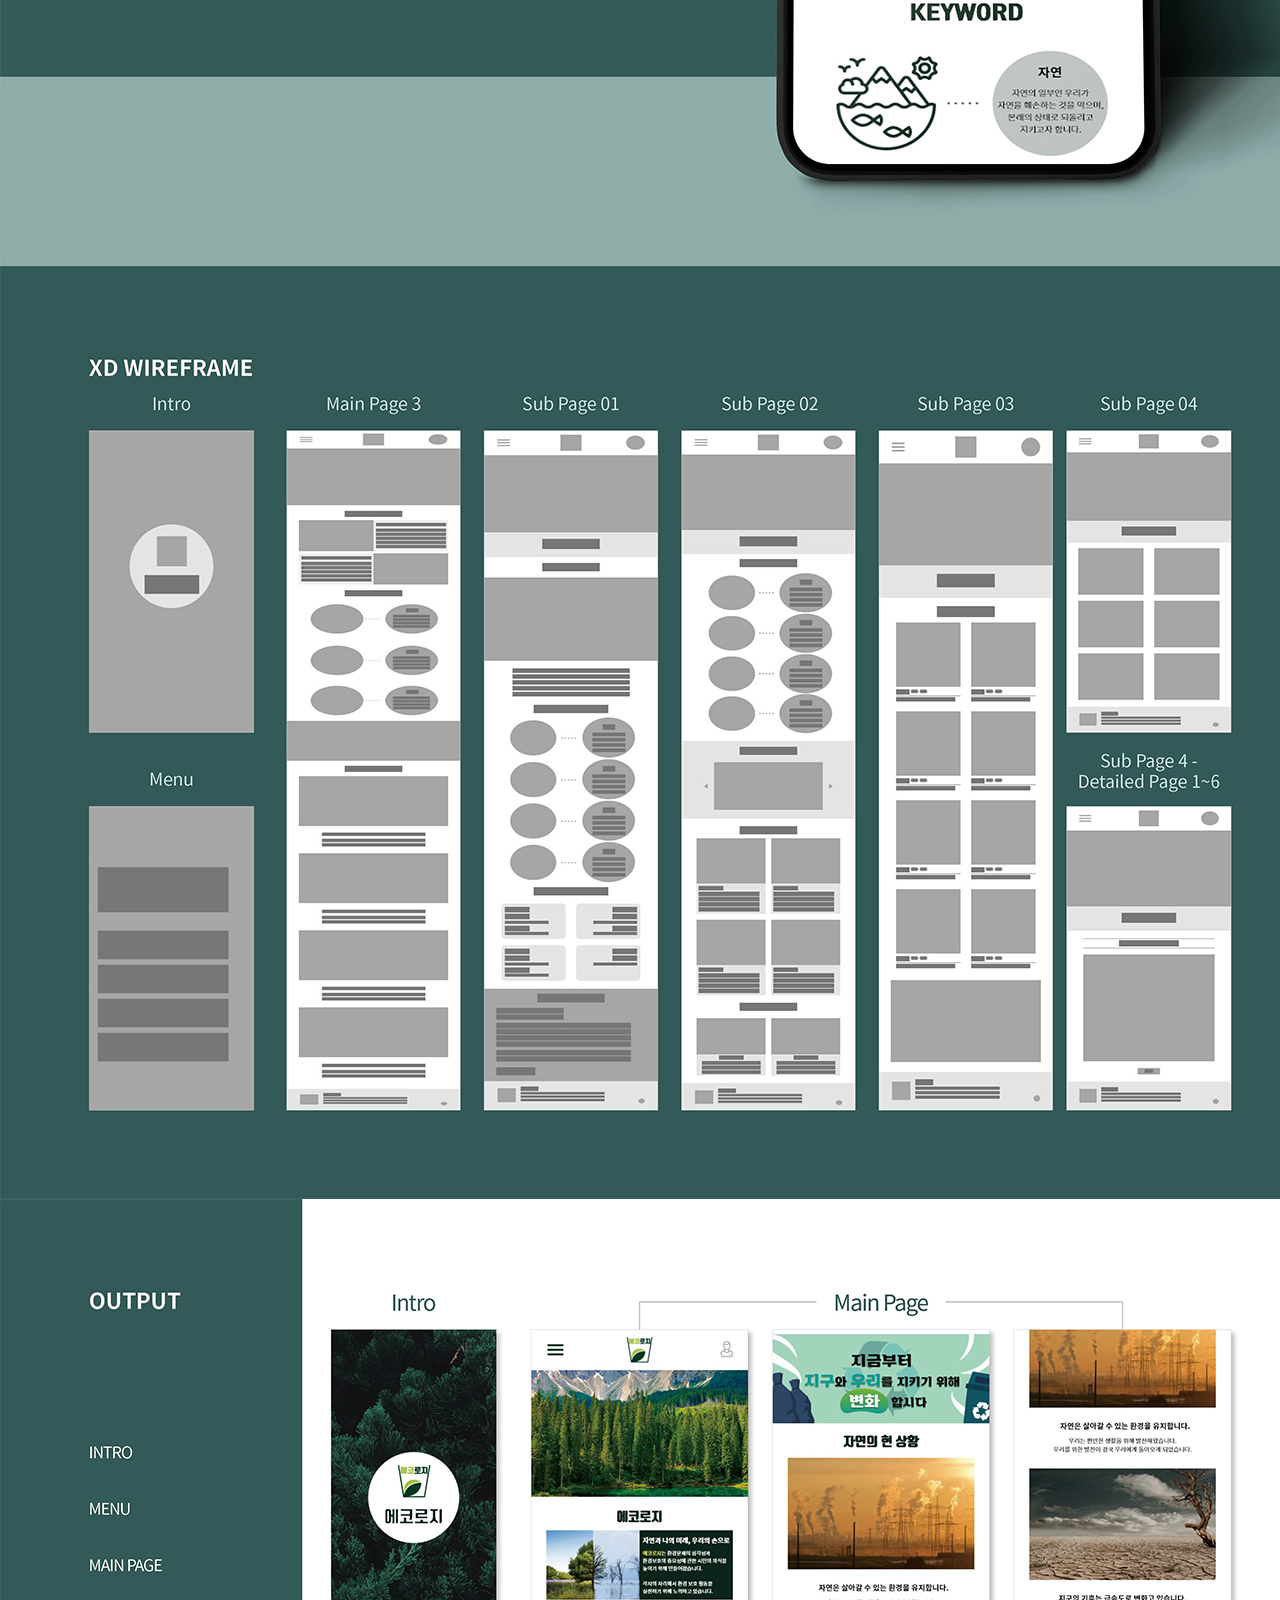
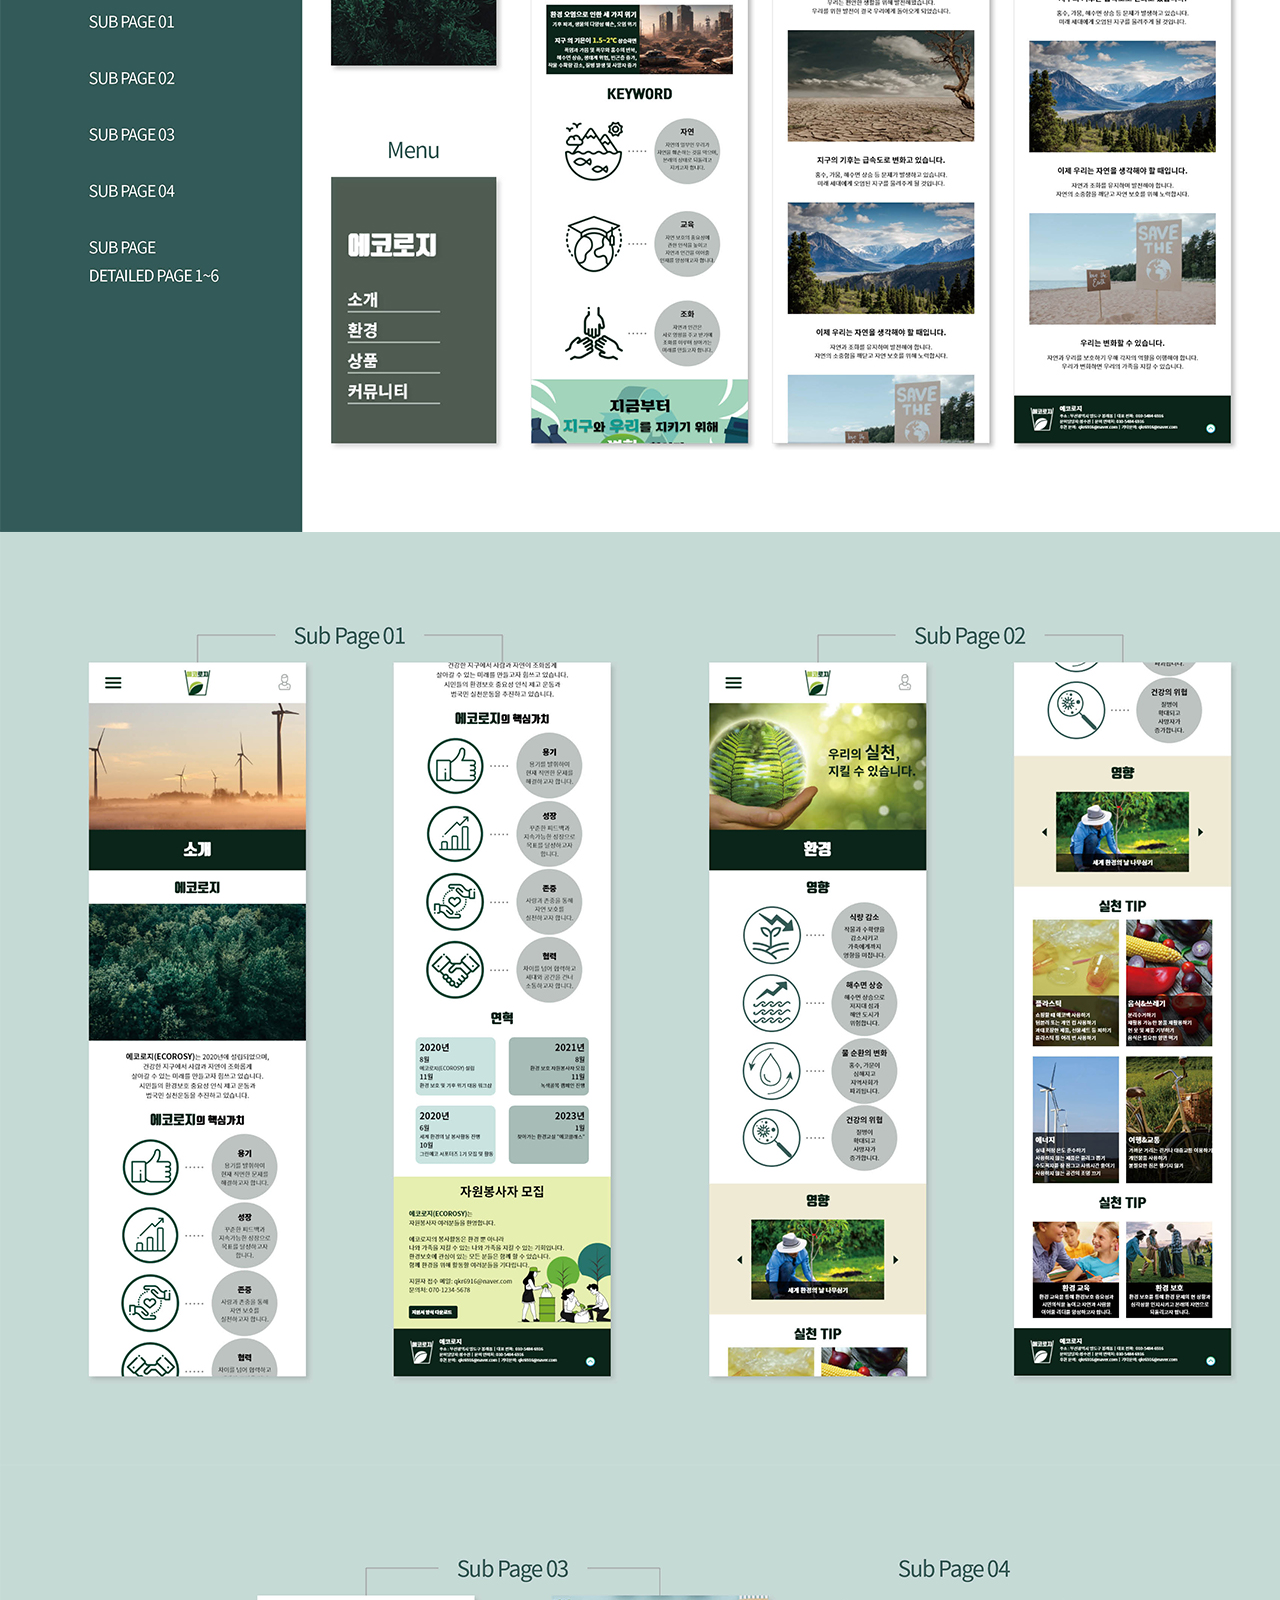
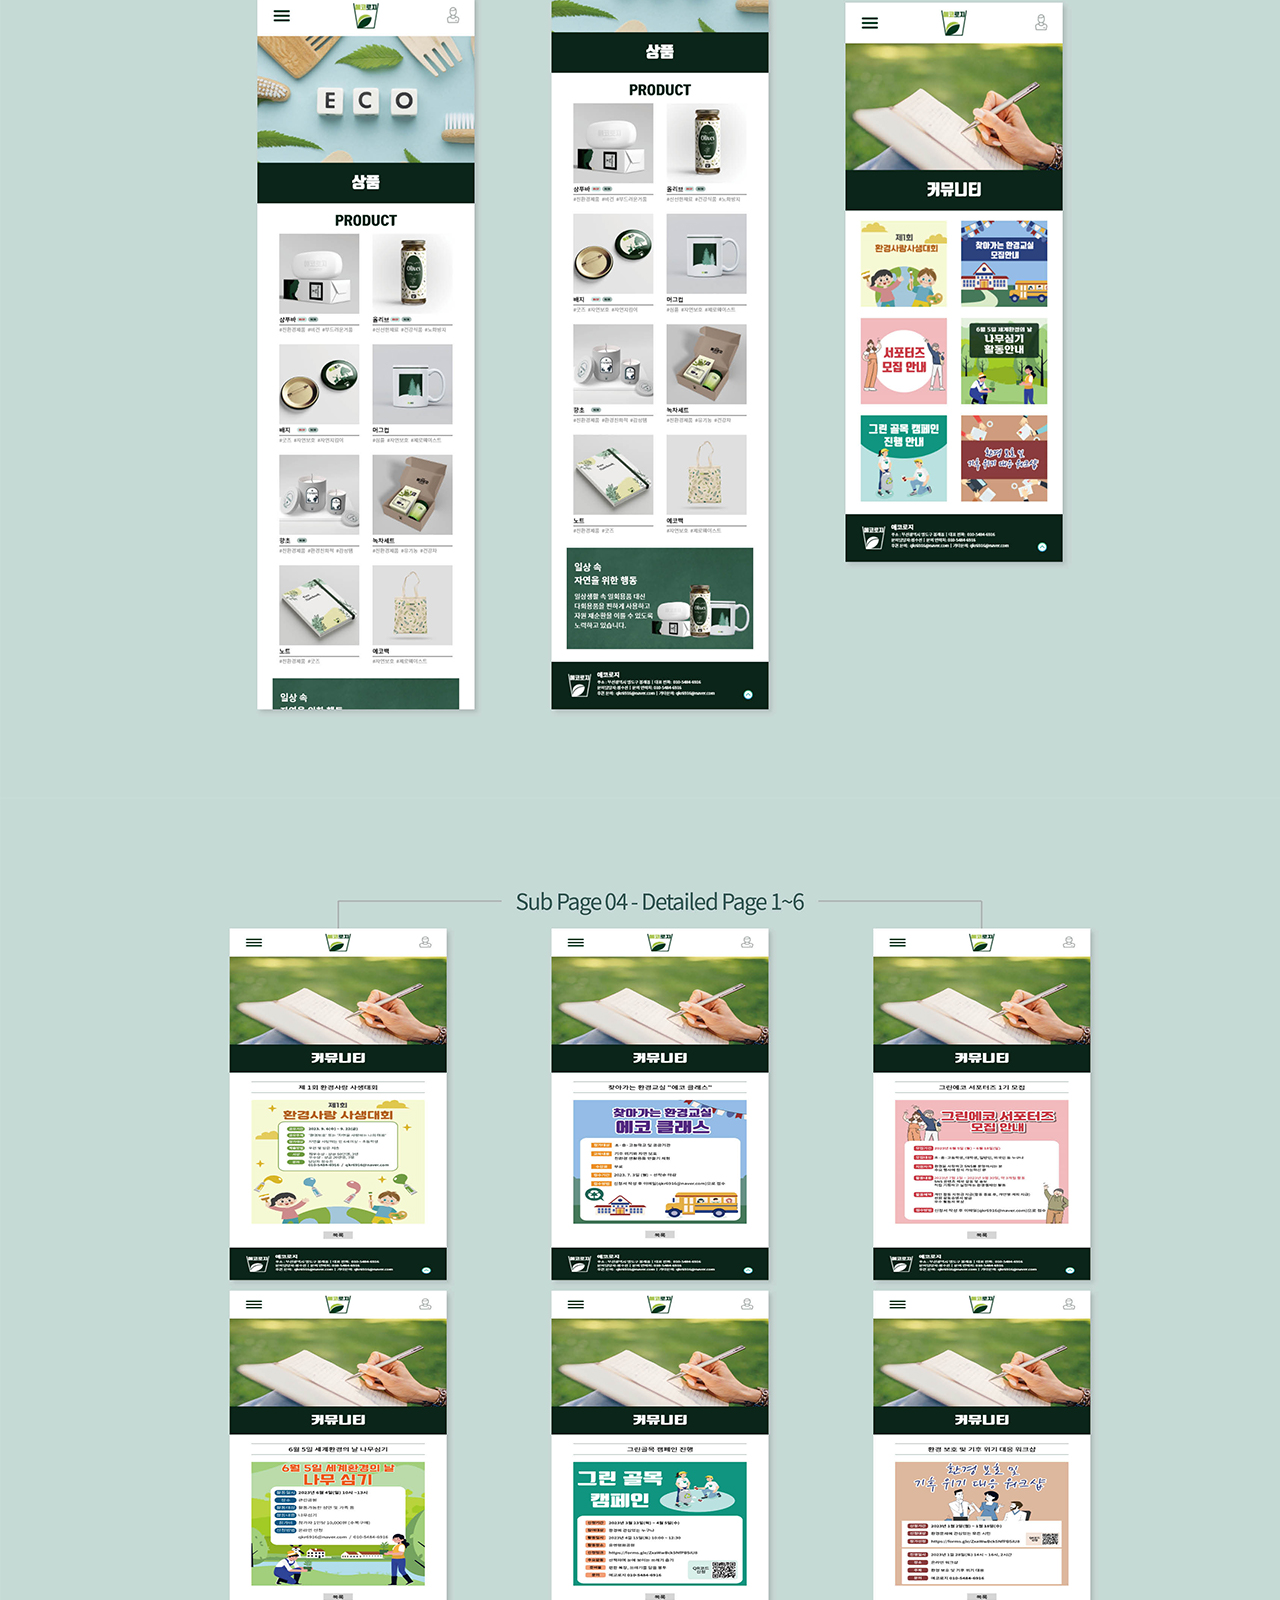
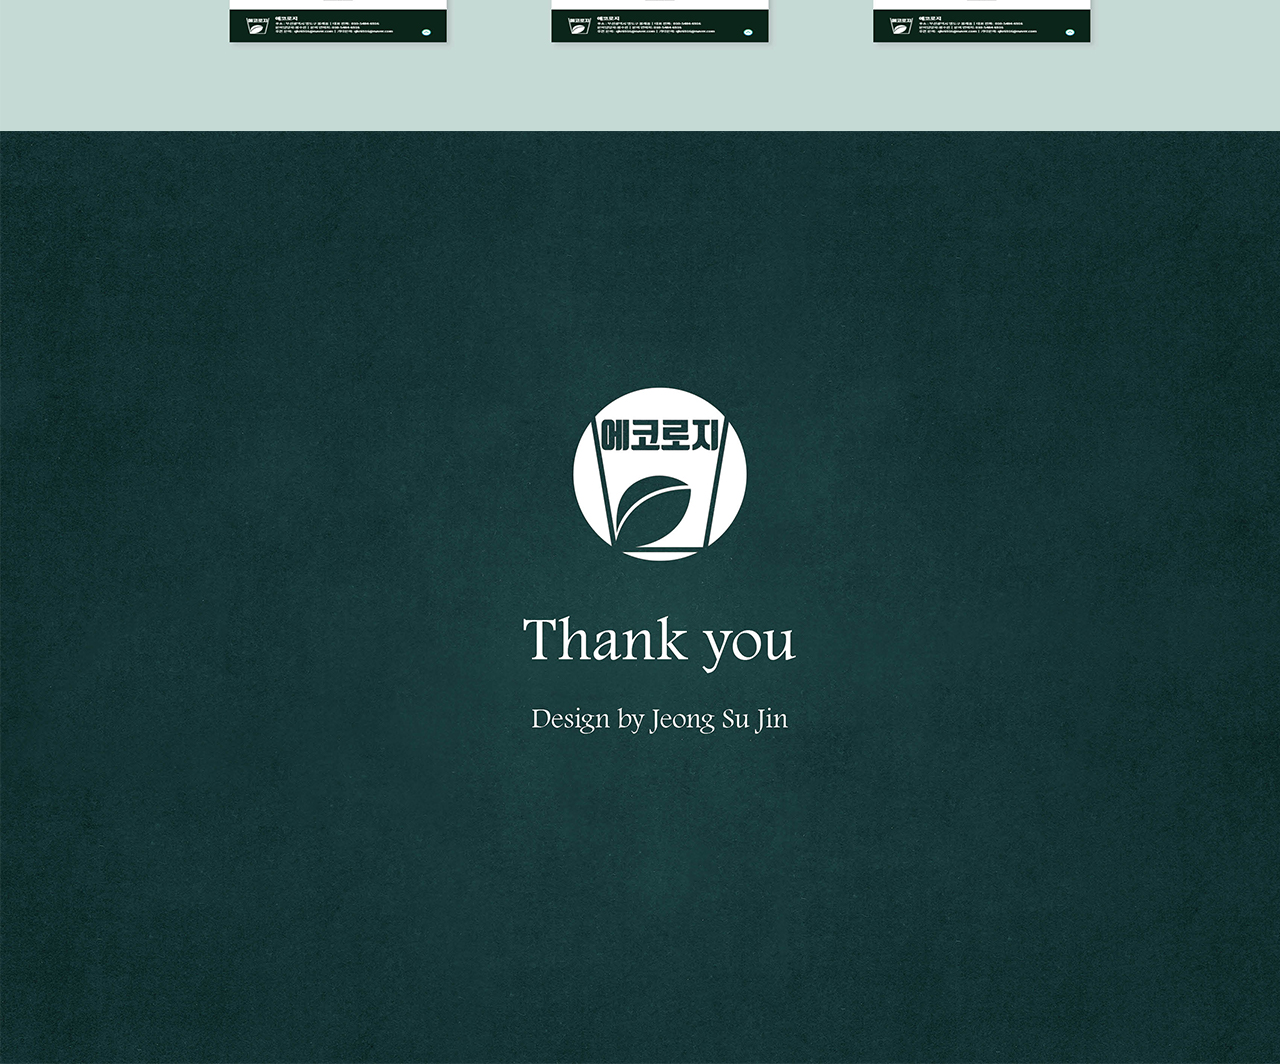
<file: 5_Mobile_Design/mobile.html>
<!DOCTYPE html>
<html lang="ko">
<head>
    <meta charset="UTF-8">
    <meta http-equiv="X-UA-Compatible" content="IE=edge">
    <meta name="viewport" content="width=1400">
    <title>에코로지_MOBILE_REPORT</title>
    <link rel="stylesheet" href="./mobile_guide.css">
</head>
<body>
    <div class="brand1">
        <img src="./mobile_img/1.jpg" alt="모바일가이드 앞표지">
        <img src="./mobile_img/2.jpg" alt="모바일디자인">
        <img src="./mobile_img/3.jpg" alt="와이어프레임">
        <img src="./mobile_img/4.jpg" alt="아웃풋">
        <img src="./mobile_img/5.jpg" alt="모바일페이지">
        <img src="./mobile_img/6.jpg" alt="모바일페이지">
        <img src="./mobile_img/7.jpg" alt="모바일페이지">
        <img src="./mobile_img/8.jpg" alt="모바일가이드 뒷표지">

        <!-- 버튼 -->
        <ul class="btn_1">
			<li><a href="#">top</a><li>
			<li><a href="../index.html">home</a><li>
		</ul>
    </div>
</body>
</html>
</file>
<file: 2_BI_Guide/guide.css>
*{margin:0; padding:0;}
a{text-decoration:none;}

body{
    font-family: '맑은 고딕';
    font-size: 16px;
    line-height: 26px;
    min-width: 1320px;
}

/* 배경색상 */
.brand1{
    background-color: #b3d392;
}

/* 이미지 크기 */
img{
    width:1320px;
    display: block;
    margin: auto;
}

/* 버튼 */
.btn_1 {
	list-style: none;
	position: fixed;
	bottom: 50px;
	right: 50px;
	text-align: center;
	z-index: 99;
}

.btn_1 li {
	margin: 10px;
}

.btn_1 li a {
	display: inline-block;
	padding: 10px 20px;
	border-radius: 10px;
	box-shadow: 2px 2px 5px rgba(0, 0, 0, 0.3);
	background: #1a383a;
	color: #fff;
}
</file>
<file: 4_WEB_Guide/web_guide.css>
*{margin:0; padding:0;}
a{text-decoration:none;}

body{
    font-family: '맑은 고딕';
    font-size: 16px;
    line-height: 26px;
    min-width: 1320px;
}

/* 배경색상 */
.brand1{
    background-color: #b3d392;
}

/* 이미지 크기 */
img{
    width:1320px;
    display: block;
    margin: auto;
}

/* 버튼 */
.btn_1 {
	list-style: none;
	position: fixed;
	bottom: 50px;
	right: 50px;
	text-align: center;
	z-index: 99;
}

.btn_1 li {
	margin: 10px;
}

.btn_1 li a {
	display: inline-block;
	padding: 10px 20px;
	border-radius: 10px;
	box-shadow: 2px 2px 5px rgba(0, 0, 0, 0.3);
	background: #1a383a;
	color: #fff;
}
</file>
<file: 5_Mobile_Design/mobile_guide.css>
*{margin:0; padding:0;}
a{text-decoration:none;}

body{
    font-family: '맑은 고딕';
    font-size: 16px;
    line-height: 26px;
    min-width: 1320px;
}

/* 배경색상 */
.brand1{
    background-color: #b3d392;
}

/* 이미지 크기 */
img{
    width:1320px;
    display: block;
    margin: auto;
}

/* 버튼 */
.btn_1 {
	list-style: none;
	position: fixed;
	bottom: 50px;
	right: 50px;
	text-align: center;
	z-index: 99;
}

.btn_1 li {
	margin: 10px;
}

.btn_1 li a {
	display: inline-block;
	padding: 10px 20px;
	border-radius: 10px;
	box-shadow: 2px 2px 5px rgba(0, 0, 0, 0.3);
	background: #1a383a;
	color: #fff;
}
</file>
